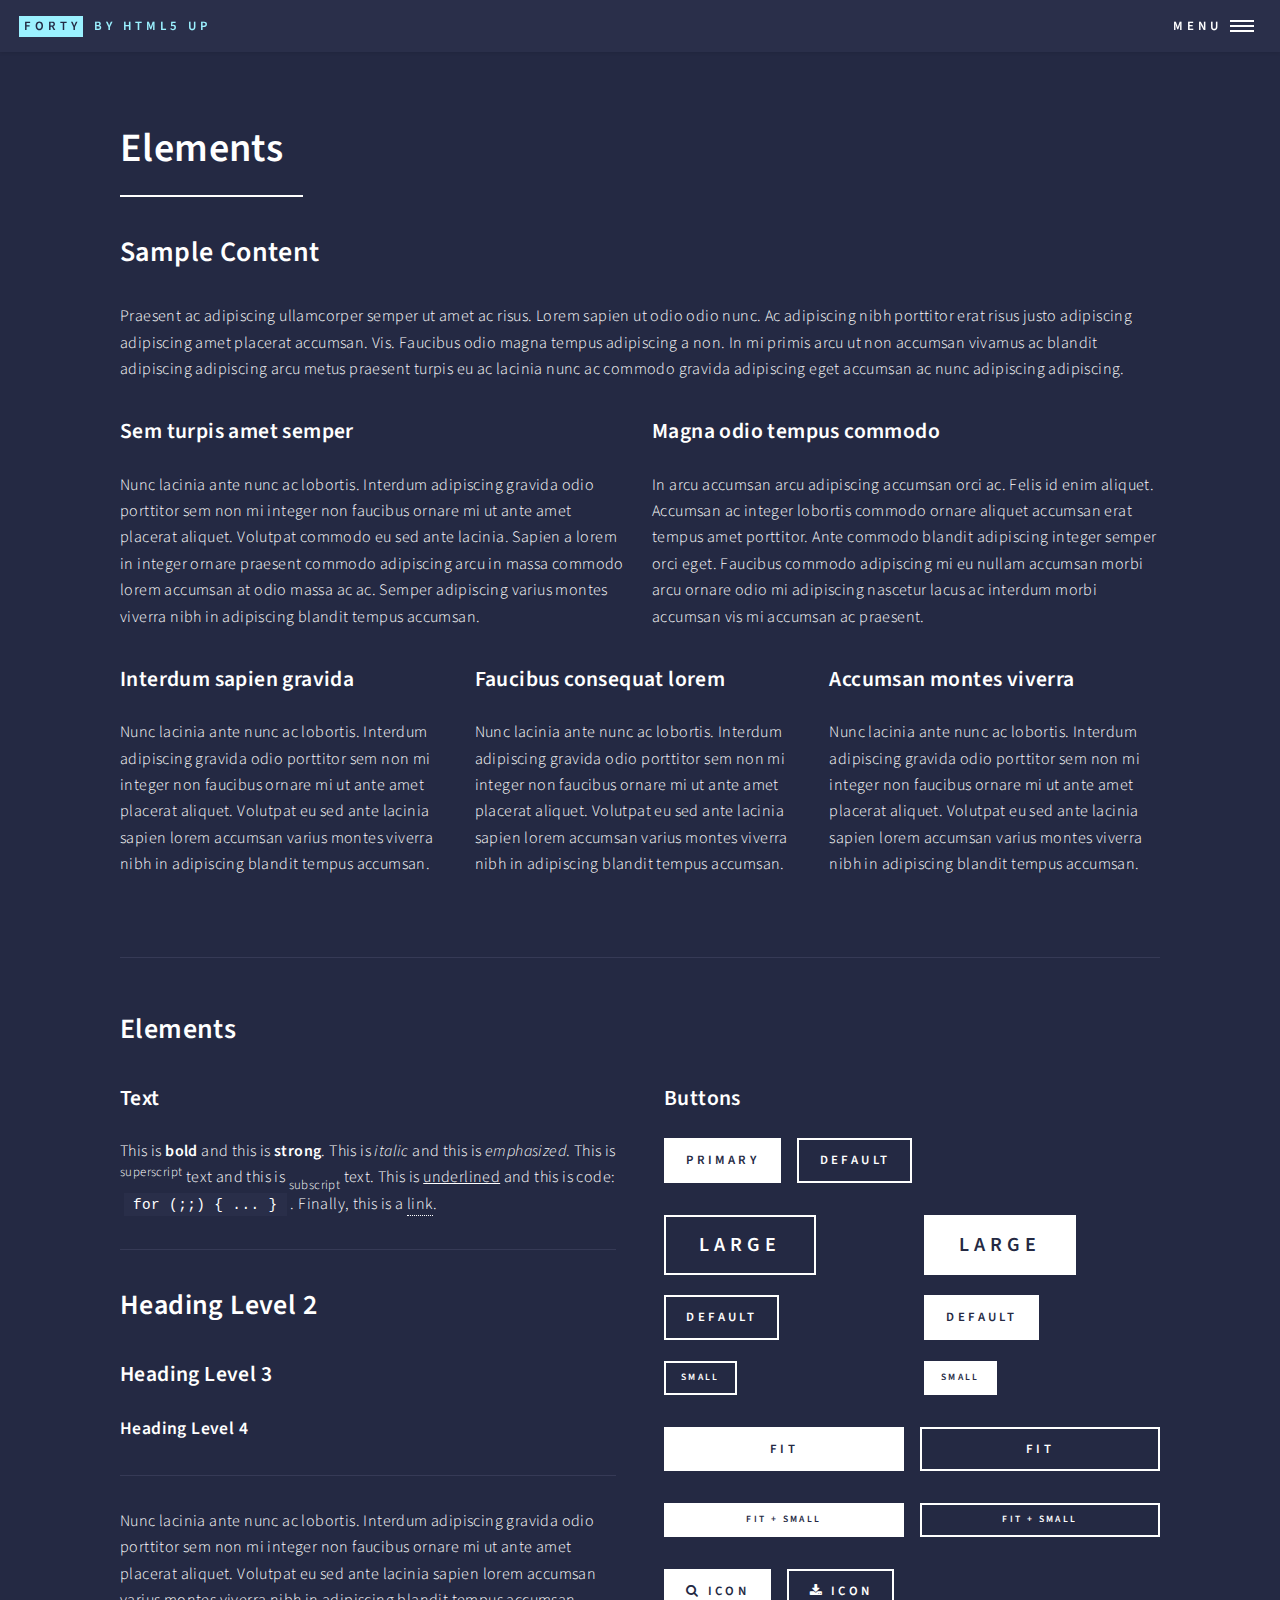
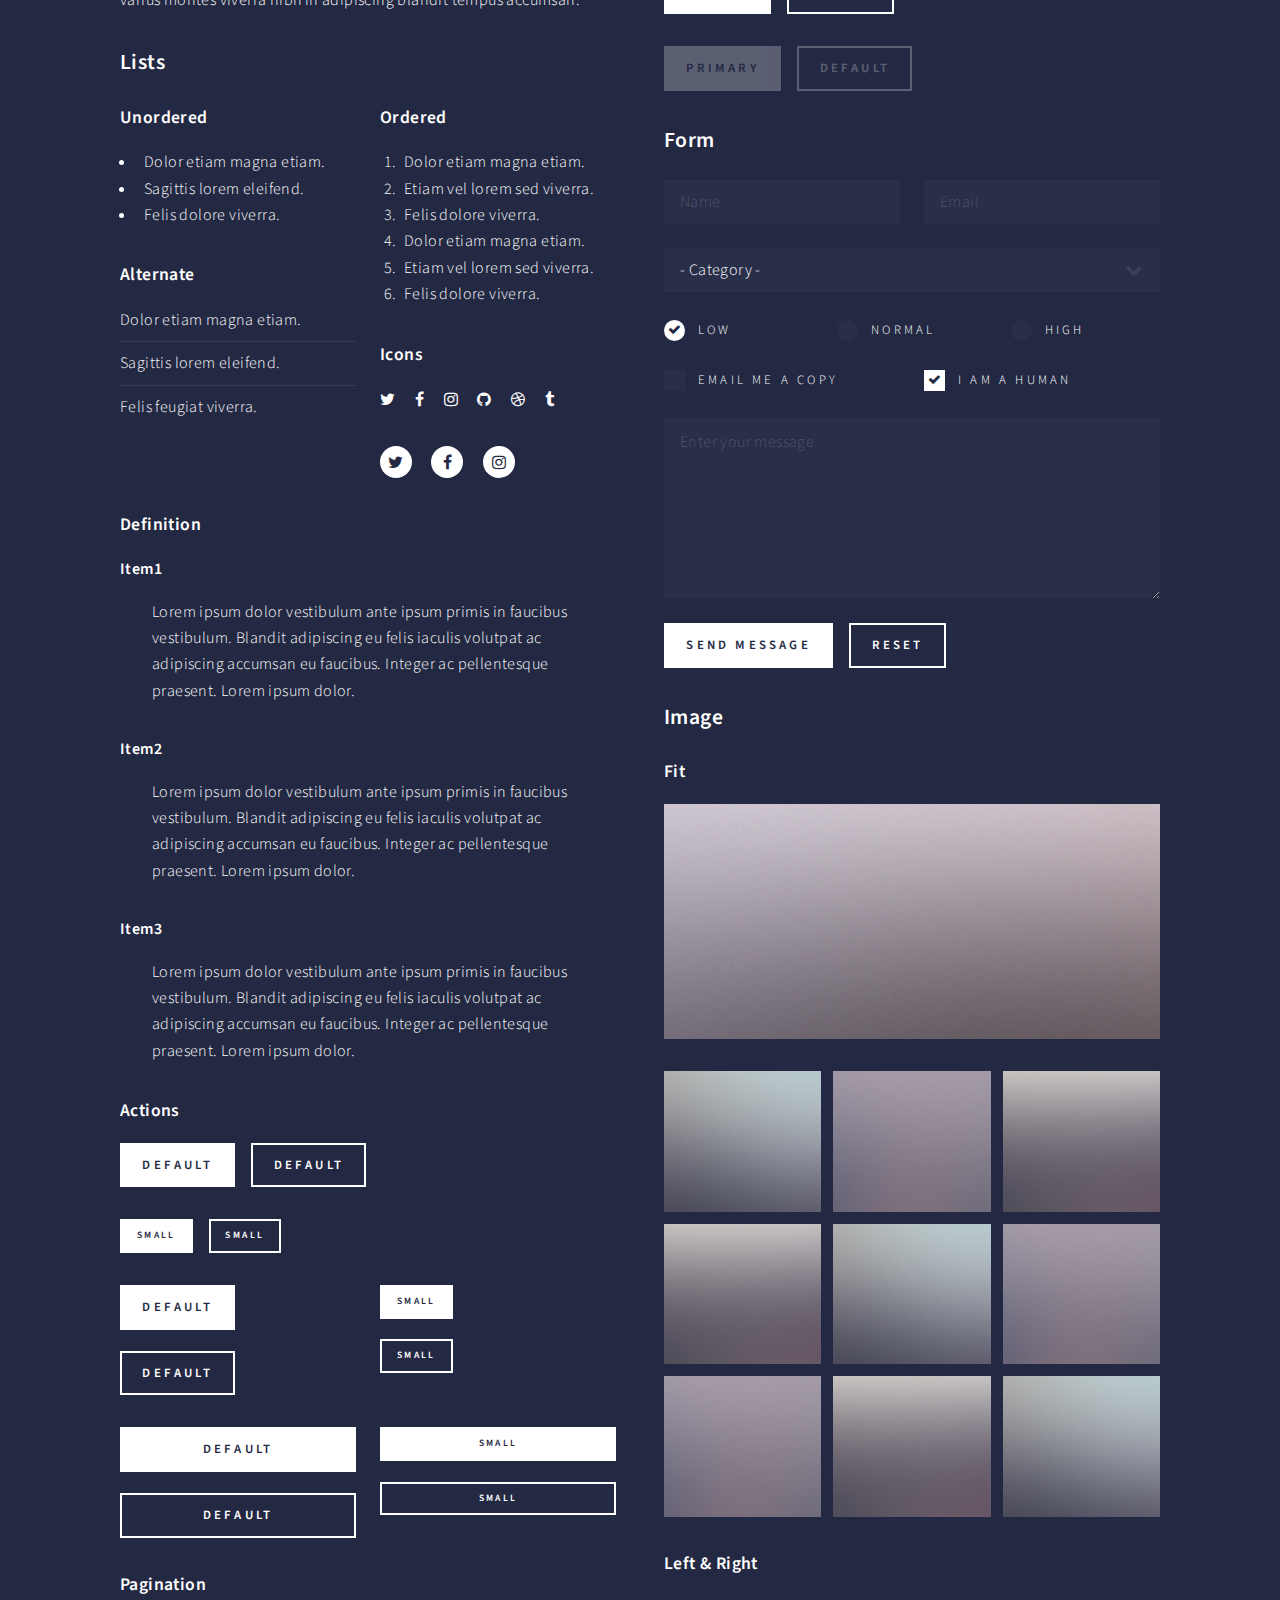
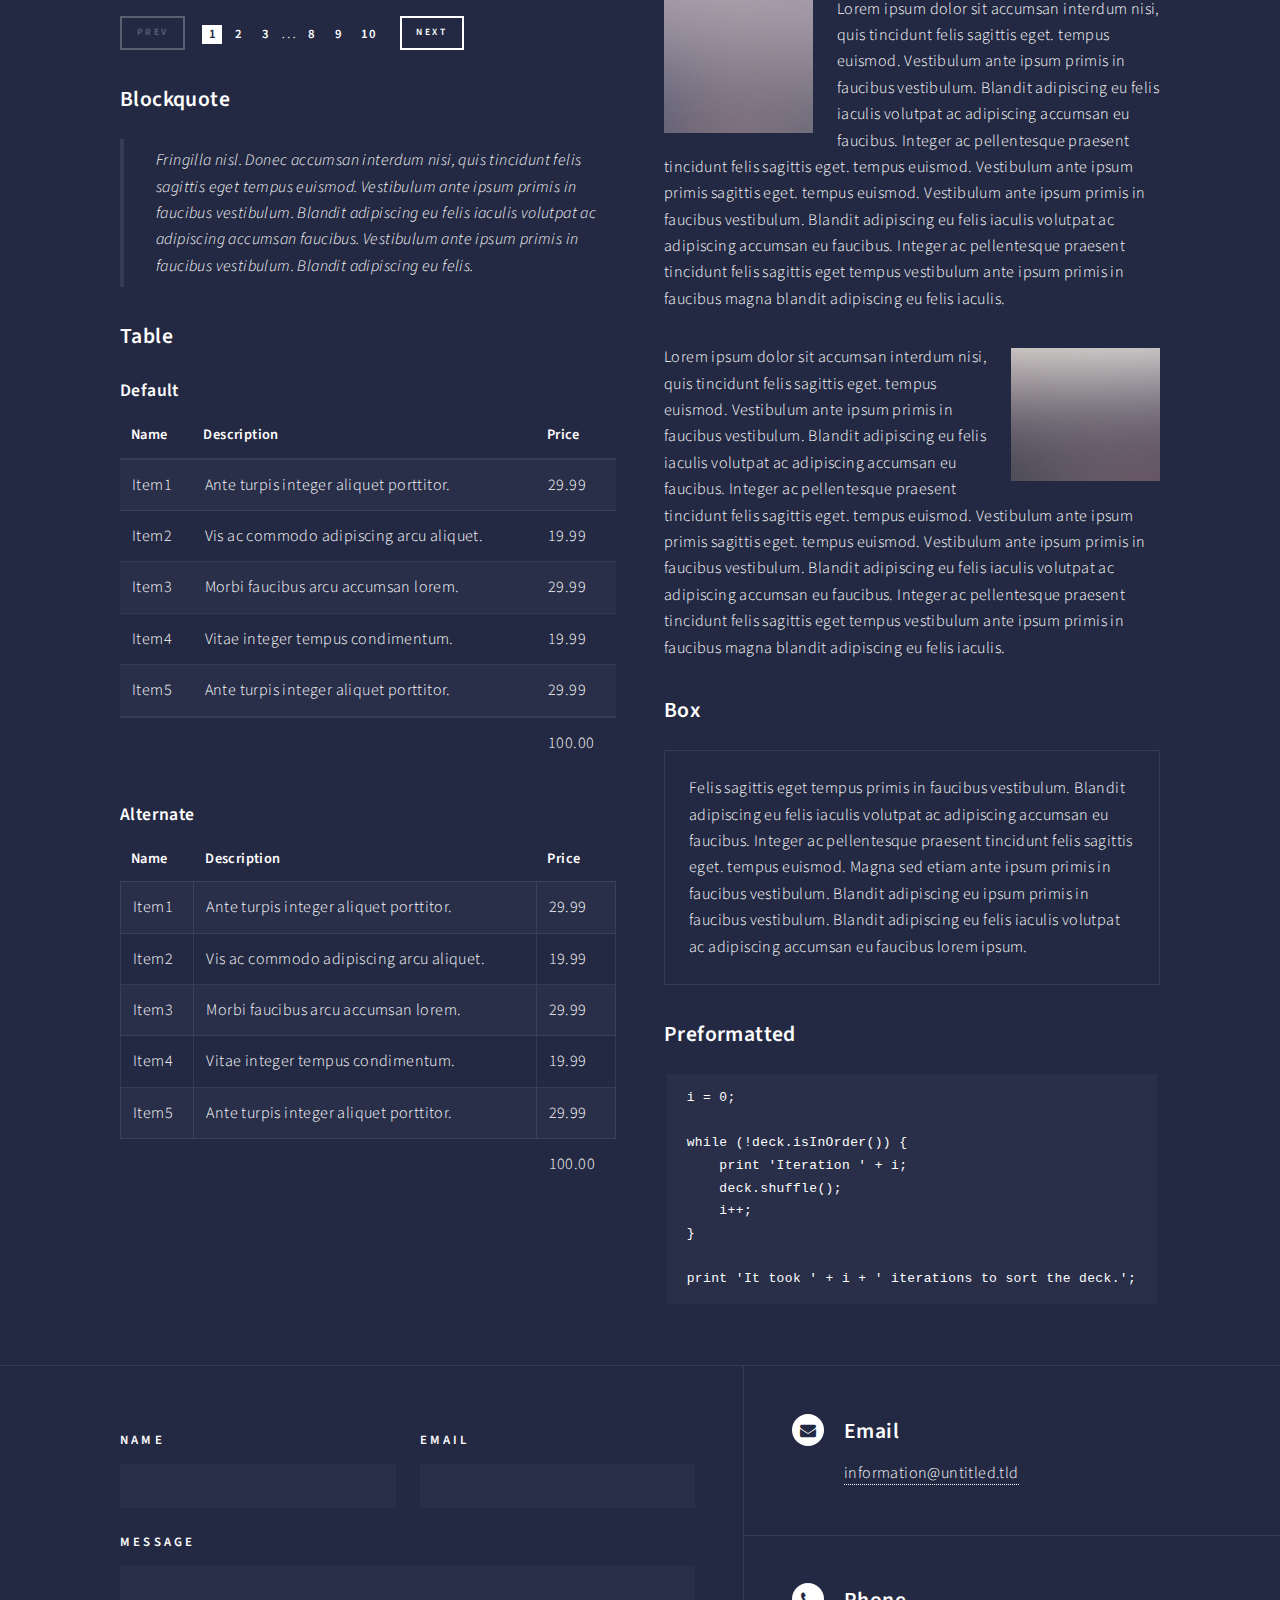
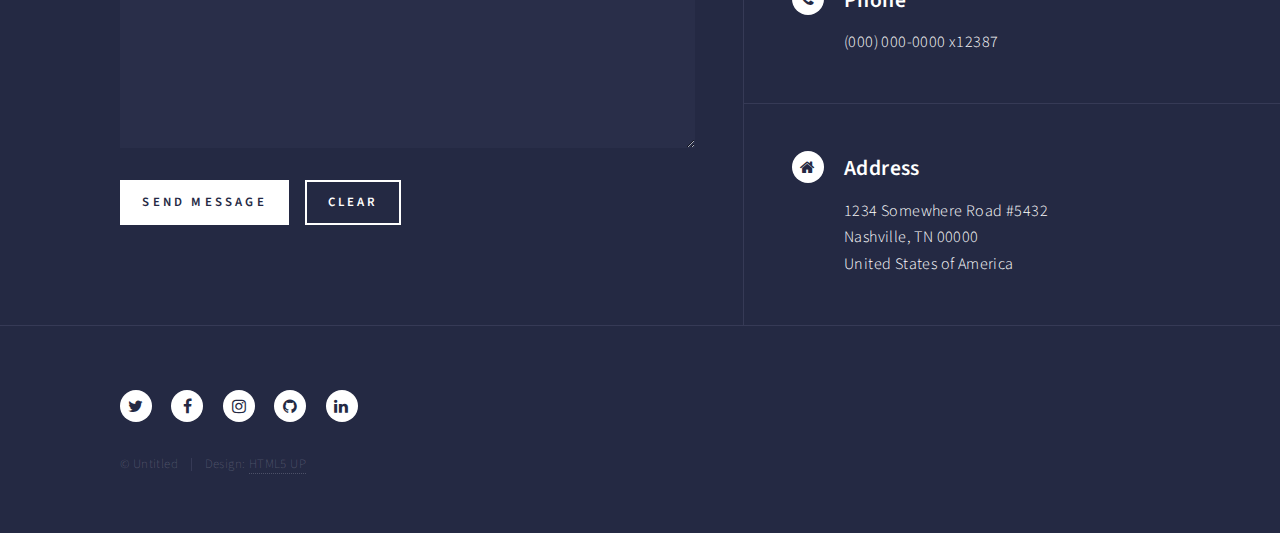
<file: elements.html>
<!DOCTYPE HTML>
<!--
	Forty by HTML5 UP
	html5up.net | @ajlkn
	Free for personal and commercial use under the CCA 3.0 license (html5up.net/license)
-->
<html>
	<head>
		<title>Elements - Forty by HTML5 UP</title>
		<meta charset="utf-8" />
		<meta name="viewport" content="width=device-width, initial-scale=1, user-scalable=no" />
		<link rel="stylesheet" href="assets/css/main.css" />
		<noscript><link rel="stylesheet" href="assets/css/noscript.css" /></noscript>
	</head>
	<body class="is-preload">

		<!-- Wrapper -->
			<div id="wrapper">

				<!-- Header -->
					<header id="header">
						<a href="index.html" class="logo"><strong>Forty</strong> <span>by HTML5 UP</span></a>
						<nav>
							<a href="#menu">Menu</a>
						</nav>
					</header>

				<!-- Menu -->
					<nav id="menu">
						<ul class="links">
							<li><a href="index.html">Home</a></li>
							<li><a href="landing.html">Landing</a></li>
							<li><a href="generic.html">Generic</a></li>
							<li><a href="elements.html">Elements</a></li>
						</ul>
						<ul class="actions stacked">
							<li><a href="#" class="button primary fit">Get Started</a></li>
							<li><a href="#" class="button fit">Log In</a></li>
						</ul>
					</nav>

				<!-- Main -->
					<div id="main" class="alt">

						<!-- One -->
							<section id="one">
								<div class="inner">
									<header class="major">
										<h1>Elements</h1>
									</header>

									<!-- Content -->
										<h2 id="content">Sample Content</h2>
										<p>Praesent ac adipiscing ullamcorper semper ut amet ac risus. Lorem sapien ut odio odio nunc. Ac adipiscing nibh porttitor erat risus justo adipiscing adipiscing amet placerat accumsan. Vis. Faucibus odio magna tempus adipiscing a non. In mi primis arcu ut non accumsan vivamus ac blandit adipiscing adipiscing arcu metus praesent turpis eu ac lacinia nunc ac commodo gravida adipiscing eget accumsan ac nunc adipiscing adipiscing.</p>
										<div class="row">
											<div class="col-6 col-12-small">
												<h3>Sem turpis amet semper</h3>
												<p>Nunc lacinia ante nunc ac lobortis. Interdum adipiscing gravida odio porttitor sem non mi integer non faucibus ornare mi ut ante amet placerat aliquet. Volutpat commodo eu sed ante lacinia. Sapien a lorem in integer ornare praesent commodo adipiscing arcu in massa commodo lorem accumsan at odio massa ac ac. Semper adipiscing varius montes viverra nibh in adipiscing blandit tempus accumsan.</p>
											</div>
											<div class="col-6 col-12-small">
												<h3>Magna odio tempus commodo</h3>
												<p>In arcu accumsan arcu adipiscing accumsan orci ac. Felis id enim aliquet. Accumsan ac integer lobortis commodo ornare aliquet accumsan erat tempus amet porttitor. Ante commodo blandit adipiscing integer semper orci eget. Faucibus commodo adipiscing mi eu nullam accumsan morbi arcu ornare odio mi adipiscing nascetur lacus ac interdum morbi accumsan vis mi accumsan ac praesent.</p>
											</div>
											<!-- Break -->
											<div class="col-4 col-12-medium">
												<h3>Interdum sapien gravida</h3>
												<p>Nunc lacinia ante nunc ac lobortis. Interdum adipiscing gravida odio porttitor sem non mi integer non faucibus ornare mi ut ante amet placerat aliquet. Volutpat eu sed ante lacinia sapien lorem accumsan varius montes viverra nibh in adipiscing blandit tempus accumsan.</p>
											</div>
											<div class="col-4 col-12-medium">
												<h3>Faucibus consequat lorem</h3>
												<p>Nunc lacinia ante nunc ac lobortis. Interdum adipiscing gravida odio porttitor sem non mi integer non faucibus ornare mi ut ante amet placerat aliquet. Volutpat eu sed ante lacinia sapien lorem accumsan varius montes viverra nibh in adipiscing blandit tempus accumsan.</p>
											</div>
											<div class="col-4 col-12-medium">
												<h3>Accumsan montes viverra</h3>
												<p>Nunc lacinia ante nunc ac lobortis. Interdum adipiscing gravida odio porttitor sem non mi integer non faucibus ornare mi ut ante amet placerat aliquet. Volutpat eu sed ante lacinia sapien lorem accumsan varius montes viverra nibh in adipiscing blandit tempus accumsan.</p>
											</div>
										</div>

									<hr class="major" />

									<!-- Elements -->
										<h2 id="elements">Elements</h2>
										<div class="row gtr-200">
											<div class="col-6 col-12-medium">

												<!-- Text stuff -->
													<h3>Text</h3>
													<p>This is <b>bold</b> and this is <strong>strong</strong>. This is <i>italic</i> and this is <em>emphasized</em>.
													This is <sup>superscript</sup> text and this is <sub>subscript</sub> text.
													This is <u>underlined</u> and this is code: <code>for (;;) { ... }</code>.
													Finally, this is a <a href="#">link</a>.</p>
													<hr />
													<h2>Heading Level 2</h2>
													<h3>Heading Level 3</h3>
													<h4>Heading Level 4</h4>
													<hr />
													<p>Nunc lacinia ante nunc ac lobortis. Interdum adipiscing gravida odio porttitor sem non mi integer non faucibus ornare mi ut ante amet placerat aliquet. Volutpat eu sed ante lacinia sapien lorem accumsan varius montes viverra nibh in adipiscing blandit tempus accumsan.</p>

												<!-- Lists -->
													<h3>Lists</h3>
													<div class="row">
														<div class="col-6 col-12-small">

															<h4>Unordered</h4>
															<ul>
																<li>Dolor etiam magna etiam.</li>
																<li>Sagittis lorem eleifend.</li>
																<li>Felis dolore viverra.</li>
															</ul>

															<h4>Alternate</h4>
															<ul class="alt">
																<li>Dolor etiam magna etiam.</li>
																<li>Sagittis lorem eleifend.</li>
																<li>Felis feugiat viverra.</li>
															</ul>

														</div>
														<div class="col-6 col-12-small">

															<h4>Ordered</h4>
															<ol>
																<li>Dolor etiam magna etiam.</li>
																<li>Etiam vel lorem sed viverra.</li>
																<li>Felis dolore viverra.</li>
																<li>Dolor etiam magna etiam.</li>
																<li>Etiam vel lorem sed viverra.</li>
																<li>Felis dolore viverra.</li>
															</ol>

															<h4>Icons</h4>
															<ul class="icons">
																<li><a href="#" class="icon fa-twitter"><span class="label">Twitter</span></a></li>
																<li><a href="#" class="icon fa-facebook"><span class="label">Facebook</span></a></li>
																<li><a href="#" class="icon fa-instagram"><span class="label">Instagram</span></a></li>
																<li><a href="#" class="icon fa-github"><span class="label">Github</span></a></li>
																<li><a href="#" class="icon fa-dribbble"><span class="label">Dribbble</span></a></li>
																<li><a href="#" class="icon fa-tumblr"><span class="label">Tumblr</span></a></li>
															</ul>
															<ul class="icons">
																<li><a href="#" class="icon alt fa-twitter"><span class="label">Twitter</span></a></li>
																<li><a href="#" class="icon alt fa-facebook"><span class="label">Facebook</span></a></li>
																<li><a href="#" class="icon alt fa-instagram"><span class="label">Instagram</span></a></li>
															</ul>

														</div>
													</div>
													<h4>Definition</h4>
													<dl>
														<dt>Item1</dt>
														<dd>
															<p>Lorem ipsum dolor vestibulum ante ipsum primis in faucibus vestibulum. Blandit adipiscing eu felis iaculis volutpat ac adipiscing accumsan eu faucibus. Integer ac pellentesque praesent. Lorem ipsum dolor.</p>
														</dd>
														<dt>Item2</dt>
														<dd>
															<p>Lorem ipsum dolor vestibulum ante ipsum primis in faucibus vestibulum. Blandit adipiscing eu felis iaculis volutpat ac adipiscing accumsan eu faucibus. Integer ac pellentesque praesent. Lorem ipsum dolor.</p>
														</dd>
														<dt>Item3</dt>
														<dd>
															<p>Lorem ipsum dolor vestibulum ante ipsum primis in faucibus vestibulum. Blandit adipiscing eu felis iaculis volutpat ac adipiscing accumsan eu faucibus. Integer ac pellentesque praesent. Lorem ipsum dolor.</p>
														</dd>
													</dl>

													<h4>Actions</h4>
													<ul class="actions">
														<li><a href="#" class="button primary">Default</a></li>
														<li><a href="#" class="button">Default</a></li>
													</ul>
													<ul class="actions small">
														<li><a href="#" class="button primary small">Small</a></li>
														<li><a href="#" class="button small">Small</a></li>
													</ul>
													<div class="row">
														<div class="col-6 col-12-small">
															<ul class="actions stacked">
																<li><a href="#" class="button primary">Default</a></li>
																<li><a href="#" class="button">Default</a></li>
															</ul>
														</div>
														<div class="col-6 col-12-small">
															<ul class="actions stacked">
																<li><a href="#" class="button primary small">Small</a></li>
																<li><a href="#" class="button small">Small</a></li>
															</ul>
														</div>
														<div class="col-6 col-12-small">
															<ul class="actions stacked">
																<li><a href="#" class="button primary fit">Default</a></li>
																<li><a href="#" class="button fit">Default</a></li>
															</ul>
														</div>
														<div class="col-6 col-12-small">
															<ul class="actions stacked">
																<li><a href="#" class="button primary small fit">Small</a></li>
																<li><a href="#" class="button small fit">Small</a></li>
															</ul>
														</div>
													</div>

													<h4>Pagination</h4>
													<ul class="pagination">
														<li><span class="button small disabled">Prev</span></li>
														<li><a href="#" class="page active">1</a></li>
														<li><a href="#" class="page">2</a></li>
														<li><a href="#" class="page">3</a></li>
														<li><span>&hellip;</span></li>
														<li><a href="#" class="page">8</a></li>
														<li><a href="#" class="page">9</a></li>
														<li><a href="#" class="page">10</a></li>
														<li><a href="#" class="button small">Next</a></li>
													</ul>

												<!-- Blockquote -->
													<h3>Blockquote</h3>
													<blockquote>Fringilla nisl. Donec accumsan interdum nisi, quis tincidunt felis sagittis eget tempus euismod. Vestibulum ante ipsum primis in faucibus vestibulum. Blandit adipiscing eu felis iaculis volutpat ac adipiscing accumsan faucibus. Vestibulum ante ipsum primis in faucibus vestibulum. Blandit adipiscing eu felis.</blockquote>

												<!-- Table -->
													<h3>Table</h3>

													<h4>Default</h4>
													<div class="table-wrapper">
														<table>
															<thead>
																<tr>
																	<th>Name</th>
																	<th>Description</th>
																	<th>Price</th>
																</tr>
															</thead>
															<tbody>
																<tr>
																	<td>Item1</td>
																	<td>Ante turpis integer aliquet porttitor.</td>
																	<td>29.99</td>
																</tr>
																<tr>
																	<td>Item2</td>
																	<td>Vis ac commodo adipiscing arcu aliquet.</td>
																	<td>19.99</td>
																</tr>
																<tr>
																	<td>Item3</td>
																	<td> Morbi faucibus arcu accumsan lorem.</td>
																	<td>29.99</td>
																</tr>
																<tr>
																	<td>Item4</td>
																	<td>Vitae integer tempus condimentum.</td>
																	<td>19.99</td>
																</tr>
																<tr>
																	<td>Item5</td>
																	<td>Ante turpis integer aliquet porttitor.</td>
																	<td>29.99</td>
																</tr>
															</tbody>
															<tfoot>
																<tr>
																	<td colspan="2"></td>
																	<td>100.00</td>
																</tr>
															</tfoot>
														</table>
													</div>

													<h4>Alternate</h4>
													<div class="table-wrapper">
														<table class="alt">
															<thead>
																<tr>
																	<th>Name</th>
																	<th>Description</th>
																	<th>Price</th>
																</tr>
															</thead>
															<tbody>
																<tr>
																	<td>Item1</td>
																	<td>Ante turpis integer aliquet porttitor.</td>
																	<td>29.99</td>
																</tr>
																<tr>
																	<td>Item2</td>
																	<td>Vis ac commodo adipiscing arcu aliquet.</td>
																	<td>19.99</td>
																</tr>
																<tr>
																	<td>Item3</td>
																	<td> Morbi faucibus arcu accumsan lorem.</td>
																	<td>29.99</td>
																</tr>
																<tr>
																	<td>Item4</td>
																	<td>Vitae integer tempus condimentum.</td>
																	<td>19.99</td>
																</tr>
																<tr>
																	<td>Item5</td>
																	<td>Ante turpis integer aliquet porttitor.</td>
																	<td>29.99</td>
																</tr>
															</tbody>
															<tfoot>
																<tr>
																	<td colspan="2"></td>
																	<td>100.00</td>
																</tr>
															</tfoot>
														</table>
													</div>

											</div>
											<div class="col-6 col-12-medium">

												<!-- Buttons -->
													<h3>Buttons</h3>
													<ul class="actions">
														<li><a href="#" class="button primary">Primary</a></li>
														<li><a href="#" class="button">Default</a></li>
													</ul>
													<div class="row">
														<div class="col-6 col-12-xsmall">
															<ul class="actions stacked">
																<li><a href="#" class="button large">Large</a></li>
																<li><a href="#" class="button">Default</a></li>
																<li><a href="#" class="button small">Small</a></li>
															</ul>
														</div>
														<div class="col-6 col-12-xsmall">
															<ul class="actions stacked">
																<li><a href="#" class="button primary large">Large</a></li>
																<li><a href="#" class="button primary">Default</a></li>
																<li><a href="#" class="button primary small">Small</a></li>
															</ul>
														</div>
													</div>
													<ul class="actions fit">
														<li><a href="#" class="button primary fit">Fit</a></li>
														<li><a href="#" class="button fit">Fit</a></li>
													</ul>
													<ul class="actions fit small">
														<li><a href="#" class="button primary fit small">Fit + Small</a></li>
														<li><a href="#" class="button fit small">Fit + Small</a></li>
													</ul>
													<ul class="actions">
														<li><a href="#" class="button primary icon fa-search">Icon</a></li>
														<li><a href="#" class="button icon fa-download">Icon</a></li>
													</ul>
													<ul class="actions">
														<li><span class="button primary disabled">Primary</span></li>
														<li><span class="button disabled">Default</span></li>
													</ul>

												<!-- Form -->
													<h3>Form</h3>

													<form method="post" action="#">
														<div class="row gtr-uniform">
															<div class="col-6 col-12-xsmall">
																<input type="text" name="demo-name" id="demo-name" value="" placeholder="Name" />
															</div>
															<div class="col-6 col-12-xsmall">
																<input type="email" name="demo-email" id="demo-email" value="" placeholder="Email" />
															</div>
															<!-- Break -->
															<div class="col-12">
																<select name="demo-category" id="demo-category">
																	<option value="">- Category -</option>
																	<option value="1">Manufacturing</option>
																	<option value="1">Shipping</option>
																	<option value="1">Administration</option>
																	<option value="1">Human Resources</option>
																</select>
															</div>
															<!-- Break -->
															<div class="col-4 col-12-small">
																<input type="radio" id="demo-priority-low" name="demo-priority" checked>
																<label for="demo-priority-low">Low</label>
															</div>
															<div class="col-4 col-12-small">
																<input type="radio" id="demo-priority-normal" name="demo-priority">
																<label for="demo-priority-normal">Normal</label>
															</div>
															<div class="col-4 col-12-small">
																<input type="radio" id="demo-priority-high" name="demo-priority">
																<label for="demo-priority-high">High</label>
															</div>
															<!-- Break -->
															<div class="col-6 col-12-small">
																<input type="checkbox" id="demo-copy" name="demo-copy">
																<label for="demo-copy">Email me a copy</label>
															</div>
															<div class="col-6 col-12-small">
																<input type="checkbox" id="demo-human" name="demo-human" checked>
																<label for="demo-human">I am a human</label>
															</div>
															<!-- Break -->
															<div class="col-12">
																<textarea name="demo-message" id="demo-message" placeholder="Enter your message" rows="6"></textarea>
															</div>
															<!-- Break -->
															<div class="col-12">
																<ul class="actions">
																	<li><input type="submit" value="Send Message" class="primary" /></li>
																	<li><input type="reset" value="Reset" /></li>
																</ul>
															</div>
														</div>
													</form>

												<!-- Image -->
													<h3>Image</h3>

													<h4>Fit</h4>
													<span class="image fit"><img src="images/pic03.jpg" alt="" /></span>
													<div class="box alt">
														<div class="row gtr-50 gtr-uniform">
															<div class="col-4"><span class="image fit"><img src="images/pic08.jpg" alt="" /></span></div>
															<div class="col-4"><span class="image fit"><img src="images/pic09.jpg" alt="" /></span></div>
															<div class="col-4"><span class="image fit"><img src="images/pic10.jpg" alt="" /></span></div>
															<!-- Break -->
															<div class="col-4"><span class="image fit"><img src="images/pic10.jpg" alt="" /></span></div>
															<div class="col-4"><span class="image fit"><img src="images/pic08.jpg" alt="" /></span></div>
															<div class="col-4"><span class="image fit"><img src="images/pic09.jpg" alt="" /></span></div>
															<!-- Break -->
															<div class="col-4"><span class="image fit"><img src="images/pic09.jpg" alt="" /></span></div>
															<div class="col-4"><span class="image fit"><img src="images/pic10.jpg" alt="" /></span></div>
															<div class="col-4"><span class="image fit"><img src="images/pic08.jpg" alt="" /></span></div>
														</div>
													</div>

													<h4>Left &amp; Right</h4>
													<p><span class="image left"><img src="images/pic09.jpg" alt="" /></span>Lorem ipsum dolor sit accumsan interdum nisi, quis tincidunt felis sagittis eget. tempus euismod. Vestibulum ante ipsum primis in faucibus vestibulum. Blandit adipiscing eu felis iaculis volutpat ac adipiscing accumsan eu faucibus. Integer ac pellentesque praesent tincidunt felis sagittis eget. tempus euismod. Vestibulum ante ipsum primis sagittis eget. tempus euismod. Vestibulum ante ipsum primis in faucibus vestibulum. Blandit adipiscing eu felis iaculis volutpat ac adipiscing accumsan eu faucibus. Integer ac pellentesque praesent tincidunt felis sagittis eget tempus vestibulum ante ipsum primis in faucibus magna blandit adipiscing eu felis iaculis.</p>
													<p><span class="image right"><img src="images/pic10.jpg" alt="" /></span>Lorem ipsum dolor sit accumsan interdum nisi, quis tincidunt felis sagittis eget. tempus euismod. Vestibulum ante ipsum primis in faucibus vestibulum. Blandit adipiscing eu felis iaculis volutpat ac adipiscing accumsan eu faucibus. Integer ac pellentesque praesent tincidunt felis sagittis eget. tempus euismod. Vestibulum ante ipsum primis sagittis eget. tempus euismod. Vestibulum ante ipsum primis in faucibus vestibulum. Blandit adipiscing eu felis iaculis volutpat ac adipiscing accumsan eu faucibus. Integer ac pellentesque praesent tincidunt felis sagittis eget tempus vestibulum ante ipsum primis in faucibus magna blandit adipiscing eu felis iaculis.</p>

												<!-- Box -->
													<h3>Box</h3>
													<div class="box">
														<p>Felis sagittis eget tempus primis in faucibus vestibulum. Blandit adipiscing eu felis iaculis volutpat ac adipiscing accumsan eu faucibus. Integer ac pellentesque praesent tincidunt felis sagittis eget. tempus euismod. Magna sed etiam ante ipsum primis in faucibus vestibulum. Blandit adipiscing eu ipsum primis in faucibus vestibulum. Blandit adipiscing eu felis iaculis volutpat ac adipiscing accumsan eu faucibus lorem ipsum.</p>
													</div>

												<!-- Preformatted Code -->
													<h3>Preformatted</h3>
													<pre><code>i = 0;

while (!deck.isInOrder()) {
    print 'Iteration ' + i;
    deck.shuffle();
    i++;
}

print 'It took ' + i + ' iterations to sort the deck.';
</code></pre>

											</div>
										</div>

								</div>
							</section>

					</div>

				<!-- Contact -->
					<section id="contact">
						<div class="inner">
							<section>
								<form method="post" action="#">
									<div class="fields">
										<div class="field half">
											<label for="name">Name</label>
											<input type="text" name="name" id="name" />
										</div>
										<div class="field half">
											<label for="email">Email</label>
											<input type="text" name="email" id="email" />
										</div>
										<div class="field">
											<label for="message">Message</label>
											<textarea name="message" id="message" rows="6"></textarea>
										</div>
									</div>
									<ul class="actions">
										<li><input type="submit" value="Send Message" class="primary" /></li>
										<li><input type="reset" value="Clear" /></li>
									</ul>
								</form>
							</section>
							<section class="split">
								<section>
									<div class="contact-method">
										<span class="icon alt fa-envelope"></span>
										<h3>Email</h3>
										<a href="#">information@untitled.tld</a>
									</div>
								</section>
								<section>
									<div class="contact-method">
										<span class="icon alt fa-phone"></span>
										<h3>Phone</h3>
										<span>(000) 000-0000 x12387</span>
									</div>
								</section>
								<section>
									<div class="contact-method">
										<span class="icon alt fa-home"></span>
										<h3>Address</h3>
										<span>1234 Somewhere Road #5432<br />
										Nashville, TN 00000<br />
										United States of America</span>
									</div>
								</section>
							</section>
						</div>
					</section>

				<!-- Footer -->
					<footer id="footer">
						<div class="inner">
							<ul class="icons">
								<li><a href="#" class="icon alt fa-twitter"><span class="label">Twitter</span></a></li>
								<li><a href="#" class="icon alt fa-facebook"><span class="label">Facebook</span></a></li>
								<li><a href="#" class="icon alt fa-instagram"><span class="label">Instagram</span></a></li>
								<li><a href="#" class="icon alt fa-github"><span class="label">GitHub</span></a></li>
								<li><a href="#" class="icon alt fa-linkedin"><span class="label">LinkedIn</span></a></li>
							</ul>
							<ul class="copyright">
								<li>&copy; Untitled</li><li>Design: <a href="https://html5up.net">HTML5 UP</a></li>
							</ul>
						</div>
					</footer>

			</div>

		<!-- Scripts -->
			<script src="assets/js/jquery.min.js"></script>
			<script src="assets/js/jquery.scrolly.min.js"></script>
			<script src="assets/js/jquery.scrollex.min.js"></script>
			<script src="assets/js/browser.min.js"></script>
			<script src="assets/js/breakpoints.min.js"></script>
			<script src="assets/js/util.js"></script>
			<script src="assets/js/main.js"></script>

	</body>
</html>
</file>
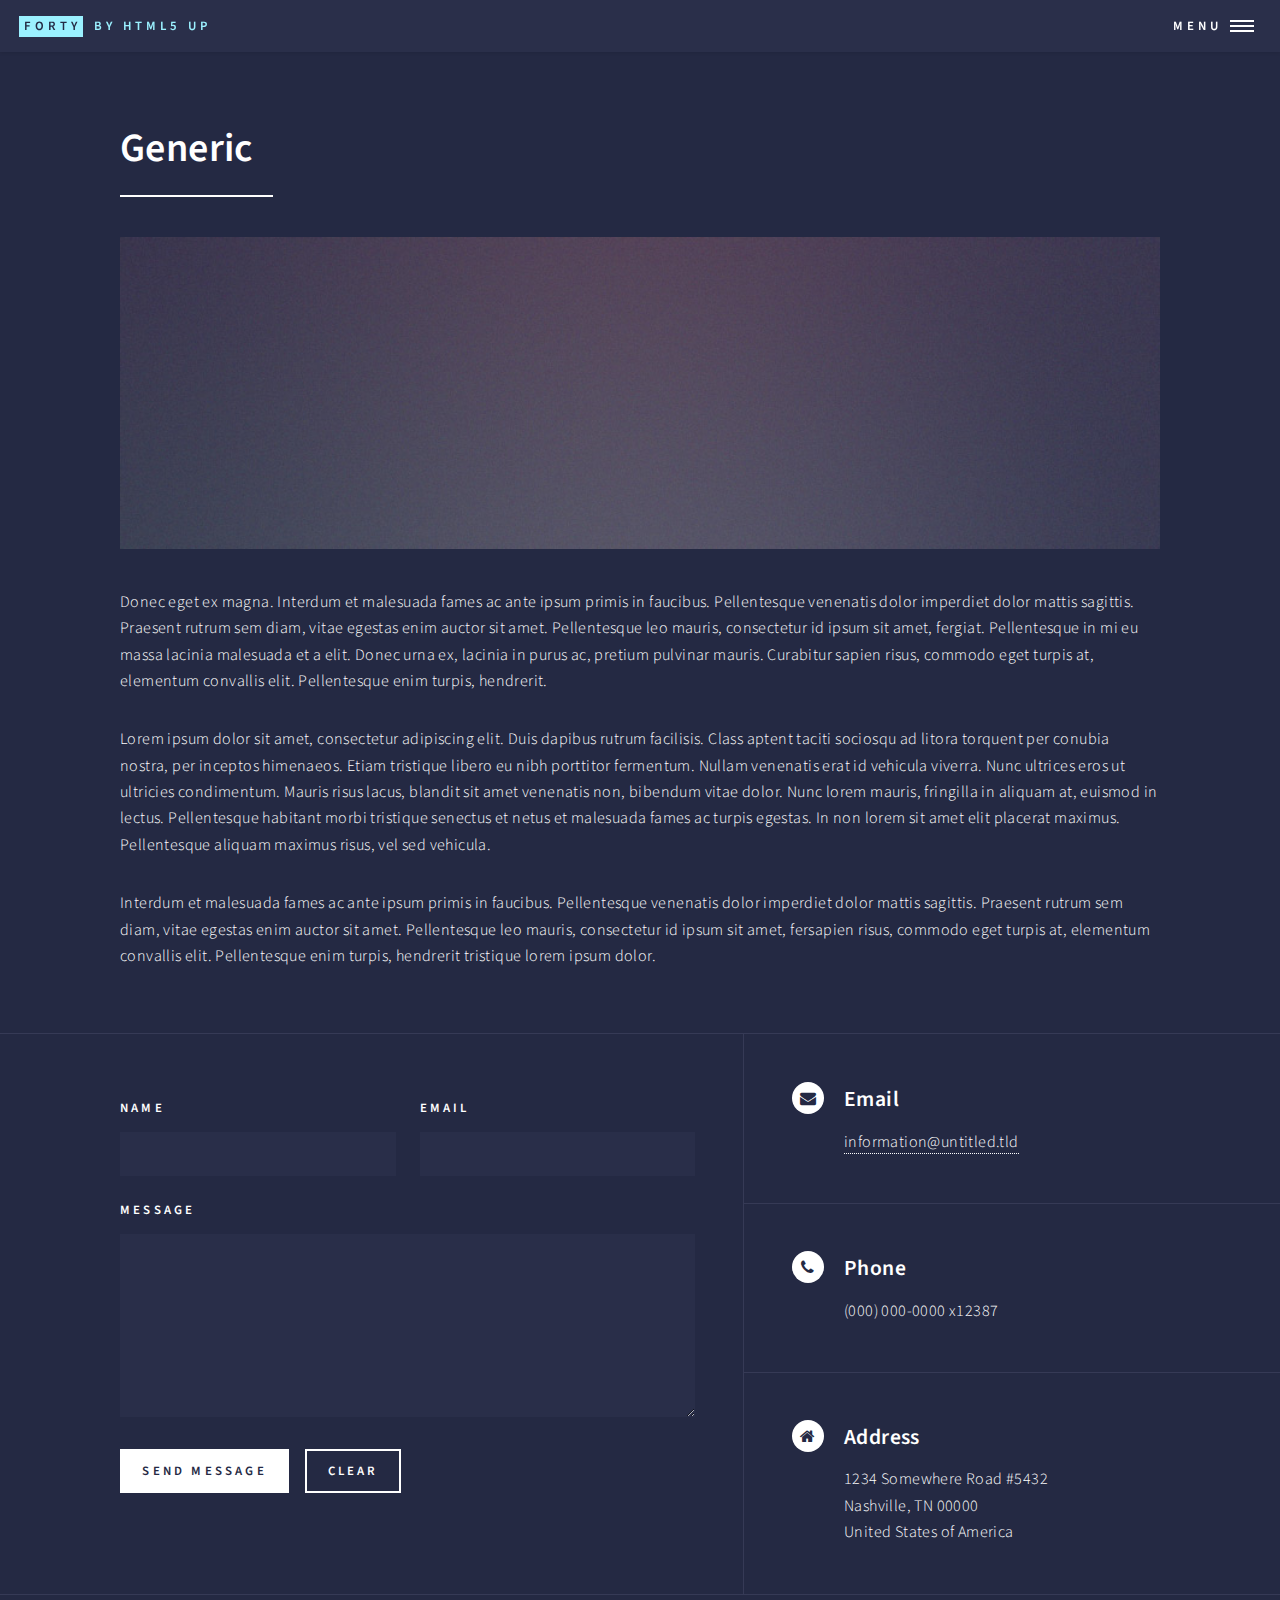
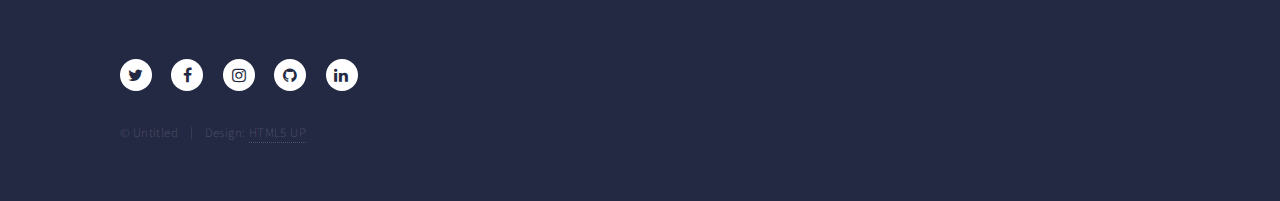
<file: generic.html>
<!DOCTYPE HTML>
<!--
	Forty by HTML5 UP
	html5up.net | @ajlkn
	Free for personal and commercial use under the CCA 3.0 license (html5up.net/license)
-->
<html>
	<head>
		<title>Generic - Forty by HTML5 UP</title>
		<meta charset="utf-8" />
		<meta name="viewport" content="width=device-width, initial-scale=1, user-scalable=no" />
		<link rel="stylesheet" href="assets/css/main.css" />
		<noscript><link rel="stylesheet" href="assets/css/noscript.css" /></noscript>
	</head>
	<body class="is-preload">

		<!-- Wrapper -->
			<div id="wrapper">

				<!-- Header -->
					<header id="header">
						<a href="index.html" class="logo"><strong>Forty</strong> <span>by HTML5 UP</span></a>
						<nav>
							<a href="#menu">Menu</a>
						</nav>
					</header>

				<!-- Menu -->
					<nav id="menu">
						<ul class="links">
							<li><a href="index.html">Home</a></li>
							<li><a href="landing.html">Landing</a></li>
							<li><a href="generic.html">Generic</a></li>
							<li><a href="elements.html">Elements</a></li>
						</ul>
						<ul class="actions stacked">
							<li><a href="#" class="button primary fit">Get Started</a></li>
							<li><a href="#" class="button fit">Log In</a></li>
						</ul>
					</nav>

				<!-- Main -->
					<div id="main" class="alt">

						<!-- One -->
							<section id="one">
								<div class="inner">
									<header class="major">
										<h1>Generic</h1>
									</header>
									<span class="image main"><img src="images/pic11.jpg" alt="" /></span>
									<p>Donec eget ex magna. Interdum et malesuada fames ac ante ipsum primis in faucibus. Pellentesque venenatis dolor imperdiet dolor mattis sagittis. Praesent rutrum sem diam, vitae egestas enim auctor sit amet. Pellentesque leo mauris, consectetur id ipsum sit amet, fergiat. Pellentesque in mi eu massa lacinia malesuada et a elit. Donec urna ex, lacinia in purus ac, pretium pulvinar mauris. Curabitur sapien risus, commodo eget turpis at, elementum convallis elit. Pellentesque enim turpis, hendrerit.</p>
									<p>Lorem ipsum dolor sit amet, consectetur adipiscing elit. Duis dapibus rutrum facilisis. Class aptent taciti sociosqu ad litora torquent per conubia nostra, per inceptos himenaeos. Etiam tristique libero eu nibh porttitor fermentum. Nullam venenatis erat id vehicula viverra. Nunc ultrices eros ut ultricies condimentum. Mauris risus lacus, blandit sit amet venenatis non, bibendum vitae dolor. Nunc lorem mauris, fringilla in aliquam at, euismod in lectus. Pellentesque habitant morbi tristique senectus et netus et malesuada fames ac turpis egestas. In non lorem sit amet elit placerat maximus. Pellentesque aliquam maximus risus, vel sed vehicula.</p>
									<p>Interdum et malesuada fames ac ante ipsum primis in faucibus. Pellentesque venenatis dolor imperdiet dolor mattis sagittis. Praesent rutrum sem diam, vitae egestas enim auctor sit amet. Pellentesque leo mauris, consectetur id ipsum sit amet, fersapien risus, commodo eget turpis at, elementum convallis elit. Pellentesque enim turpis, hendrerit tristique lorem ipsum dolor.</p>
								</div>
							</section>

					</div>

				<!-- Contact -->
					<section id="contact">
						<div class="inner">
							<section>
								<form method="post" action="#">
									<div class="fields">
										<div class="field half">
											<label for="name">Name</label>
											<input type="text" name="name" id="name" />
										</div>
										<div class="field half">
											<label for="email">Email</label>
											<input type="text" name="email" id="email" />
										</div>
										<div class="field">
											<label for="message">Message</label>
											<textarea name="message" id="message" rows="6"></textarea>
										</div>
									</div>
									<ul class="actions">
										<li><input type="submit" value="Send Message" class="primary" /></li>
										<li><input type="reset" value="Clear" /></li>
									</ul>
								</form>
							</section>
							<section class="split">
								<section>
									<div class="contact-method">
										<span class="icon alt fa-envelope"></span>
										<h3>Email</h3>
										<a href="#">information@untitled.tld</a>
									</div>
								</section>
								<section>
									<div class="contact-method">
										<span class="icon alt fa-phone"></span>
										<h3>Phone</h3>
										<span>(000) 000-0000 x12387</span>
									</div>
								</section>
								<section>
									<div class="contact-method">
										<span class="icon alt fa-home"></span>
										<h3>Address</h3>
										<span>1234 Somewhere Road #5432<br />
										Nashville, TN 00000<br />
										United States of America</span>
									</div>
								</section>
							</section>
						</div>
					</section>

				<!-- Footer -->
					<footer id="footer">
						<div class="inner">
							<ul class="icons">
								<li><a href="#" class="icon alt fa-twitter"><span class="label">Twitter</span></a></li>
								<li><a href="#" class="icon alt fa-facebook"><span class="label">Facebook</span></a></li>
								<li><a href="#" class="icon alt fa-instagram"><span class="label">Instagram</span></a></li>
								<li><a href="#" class="icon alt fa-github"><span class="label">GitHub</span></a></li>
								<li><a href="#" class="icon alt fa-linkedin"><span class="label">LinkedIn</span></a></li>
							</ul>
							<ul class="copyright">
								<li>&copy; Untitled</li><li>Design: <a href="https://html5up.net">HTML5 UP</a></li>
							</ul>
						</div>
					</footer>

			</div>

		<!-- Scripts -->
			<script src="assets/js/jquery.min.js"></script>
			<script src="assets/js/jquery.scrolly.min.js"></script>
			<script src="assets/js/jquery.scrollex.min.js"></script>
			<script src="assets/js/browser.min.js"></script>
			<script src="assets/js/breakpoints.min.js"></script>
			<script src="assets/js/util.js"></script>
			<script src="assets/js/main.js"></script>

	</body>
</html>
</file>
<file: assets/css/noscript.css>
/*
	Forty by HTML5 UP
	html5up.net | @ajlkn
	Free for personal and commercial use under the CCA 3.0 license (html5up.net/license)
*/

/* Banner */

	body.is-preload #banner:after {
		opacity: 0.85;
	}

	body.is-preload #banner > .inner {
		-moz-filter: none;
		-webkit-filter: none;
		-ms-filter: none;
		filter: none;
		-moz-transform: none;
		-webkit-transform: none;
		-ms-transform: none;
		transform: none;
		opacity: 1;
	}
</file>
<file: assets/css/main.css>
@import url(font-awesome.min.css);
@import url("https://fonts.googleapis.com/css?family=Source+Sans+Pro:300,300italic,600,600italic");

/*
	Forty by HTML5 UP
	html5up.net | @ajlkn
	Free for personal and commercial use under the CCA 3.0 license (html5up.net/license)
*/

html, body, div, span, applet, object,
iframe, h1, h2, h3, h4, h5, h6, p, blockquote,
pre, a, abbr, acronym, address, big, cite,
code, del, dfn, em, img, ins, kbd, q, s, samp,
small, strike, strong, sub, sup, tt, var, b,
u, i, center, dl, dt, dd, ol, ul, li, fieldset,
form, label, legend, table, caption, tbody,
tfoot, thead, tr, th, td, article, aside,
canvas, details, embed, figure, figcaption,
footer, header, hgroup, menu, nav, output, ruby,
section, summary, time, mark, audio, video {
	margin: 0;
	padding: 0;
	border: 0;
	font-size: 100%;
	font: inherit;
	vertical-align: baseline;}

article, aside, details, figcaption, figure,
footer, header, hgroup, menu, nav, section {
	display: block;}

body {
	line-height: 1;
}

ol, ul {
	list-style: none;
}

blockquote, q {
	quotes: none;
}

	blockquote:before, blockquote:after, q:before, q:after {
		content: '';
		content: none;
	}

table {
	border-collapse: collapse;
	border-spacing: 0;
}

body {
	-webkit-text-size-adjust: none;
}

mark {
	background-color: transparent;
	color: inherit;
}

input::-moz-focus-inner {
	border: 0;
	padding: 0;
}

input, select, textarea {
	-moz-appearance: none;
	-webkit-appearance: none;
	-ms-appearance: none;
	appearance: none;
}

/* Basic */

	@-ms-viewport {
		width: device-width;
	}

	body {
		-ms-overflow-style: scrollbar;
	}

	@media screen and (max-width: 480px) {

		html, body {
			min-width: 320px;
		}

	}

	html {
		box-sizing: border-box;
	}

	*, *:before, *:after {
		box-sizing: inherit;
	}

	body {
		background: #242943;
	}

		body.is-preload *, body.is-preload *:before, body.is-preload *:after {
			-moz-animation: none !important;
			-webkit-animation: none !important;
			-ms-animation: none !important;
			animation: none !important;
			-moz-transition: none !important;
			-webkit-transition: none !important;
			-ms-transition: none !important;
			transition: none !important;
		}

/* Type */

	body, input, select, textarea {
		color: #ffffff;
		font-family: "Source Sans Pro", Helvetica, sans-serif;
		font-size: 17pt;
		font-weight: 300;
		letter-spacing: 0.025em;
		line-height: 1.65;
	}

		@media screen and (max-width: 1680px) {

			body, input, select, textarea {
				font-size: 14pt;
			}

		}

		@media screen and (max-width: 1280px) {

			body, input, select, textarea {
				font-size: 12pt;
			}

		}

		@media screen and (max-width: 360px) {

			body, input, select, textarea {
				font-size: 11pt;
			}

		}

	a {
		-moz-transition: color 0.2s ease-in-out, border-bottom-color 0.2s ease-in-out;
		-webkit-transition: color 0.2s ease-in-out, border-bottom-color 0.2s ease-in-out;
		-ms-transition: color 0.2s ease-in-out, border-bottom-color 0.2s ease-in-out;
		transition: color 0.2s ease-in-out, border-bottom-color 0.2s ease-in-out;
		border-bottom: dotted 1px;
		color: inherit;
		text-decoration: none;
	}

		a:hover {
			border-bottom-color: transparent;
			color: #9bf1ff !important;
		}

		a:active {
			color: #53e3fb !important;
		}

	strong, b {
		color: #ffffff;
		font-weight: 600;
	}

	em, i {
		font-style: italic;
	}

	p {
		margin: 0 0 2em 0;
	}

	h1, h2, h3, h4, h5, h6 {
		color: #ffffff;
		font-weight: 600;
		line-height: 1.65;
		margin: 0 0 1em 0;
	}

		h1 a, h2 a, h3 a, h4 a, h5 a, h6 a {
			color: inherit;
			border-bottom: 0;
		}

	h1 {
		font-size: 2.5em;
	}

	h2 {
		font-size: 1.75em;
	}

	h3 {
		font-size: 1.35em;
	}

	h4 {
		font-size: 1.1em;
	}

	h5 {
		font-size: 0.9em;
	}

	h6 {
		font-size: 0.7em;
	}

	@media screen and (max-width: 736px) {

		h1 {
			font-size: 2em;
		}

		h2 {
			font-size: 1.5em;
		}

		h3 {
			font-size: 1.25em;
		}

	}

	sub {
		font-size: 0.8em;
		position: relative;
		top: 0.5em;
	}

	sup {
		font-size: 0.8em;
		position: relative;
		top: -0.5em;
	}

	blockquote {
		border-left: solid 4px rgba(212, 212, 255, 0.1);
		font-style: italic;
		margin: 0 0 2em 0;
		padding: 0.5em 0 0.5em 2em;
	}

	code {
		background: rgba(212, 212, 255, 0.035);
		font-family: "Courier New", monospace;
		font-size: 0.9em;
		margin: 0 0.25em;
		padding: 0.25em 0.65em;
	}

	pre {
		-webkit-overflow-scrolling: touch;
		font-family: "Courier New", monospace;
		font-size: 0.9em;
		margin: 0 0 2em 0;
	}

		pre code {
			display: block;
			line-height: 1.75;
			padding: 1em 1.5em;
			overflow-x: auto;
		}

	hr {
		border: 0;
		border-bottom: solid 1px rgba(212, 212, 255, 0.1);
		margin: 2em 0;
	}

		hr.major {
			margin: 3em 0;
		}

	.align-left {
		text-align: left;
	}

	.align-center {
		text-align: center;
	}

	.align-right {
		text-align: right;
	}

/* Row */

	.row {
		display: flex;
		flex-wrap: wrap;
		box-sizing: border-box;
		align-items: stretch;
	}

		.row > * {
			box-sizing: border-box;
		}

		.row.gtr-uniform > * > :last-child {
			margin-bottom: 0;
		}

		.row.aln-left {
			justify-content: flex-start;
		}

		.row.aln-center {
			justify-content: center;
		}

		.row.aln-right {
			justify-content: flex-end;
		}

		.row.aln-top {
			align-items: flex-start;
		}

		.row.aln-middle {
			align-items: center;
		}

		.row.aln-bottom {
			align-items: flex-end;
		}

		.row > .imp {
			order: -1;
		}

		.row > .col-1 {
			width: 8.3333333333%;
		}

		.row > .off-1 {
			margin-left: 8.3333333333%;
		}

		.row > .col-2 {
			width: 16.6666666667%;
		}

		.row > .off-2 {
			margin-left: 16.6666666667%;
		}

		.row > .col-3 {
			width: 25%;
		}

		.row > .off-3 {
			margin-left: 25%;
		}

		.row > .col-4 {
			width: 33.3333333333%;
		}

		.row > .off-4 {
			margin-left: 33.3333333333%;
		}

		.row > .col-5 {
			width: 41.6666666667%;
		}

		.row > .off-5 {
			margin-left: 41.6666666667%;
		}

		.row > .col-6 {
			width: 50%;
		}

		.row > .off-6 {
			margin-left: 50%;
		}

		.row > .col-7 {
			width: 58.3333333333%;
		}

		.row > .off-7 {
			margin-left: 58.3333333333%;
		}

		.row > .col-8 {
			width: 66.6666666667%;
		}

		.row > .off-8 {
			margin-left: 66.6666666667%;
		}

		.row > .col-9 {
			width: 75%;
		}

		.row > .off-9 {
			margin-left: 75%;
		}

		.row > .col-10 {
			width: 83.3333333333%;
		}

		.row > .off-10 {
			margin-left: 83.3333333333%;
		}

		.row > .col-11 {
			width: 91.6666666667%;
		}

		.row > .off-11 {
			margin-left: 91.6666666667%;
		}

		.row > .col-12 {
			width: 100%;
		}

		.row > .off-12 {
			margin-left: 100%;
		}

		.row.gtr-0 {
			margin-top: 0;
			margin-left: 0em;
		}

			.row.gtr-0 > * {
				padding: 0 0 0 0em;
			}

			.row.gtr-0.gtr-uniform {
				margin-top: 0em;
			}

				.row.gtr-0.gtr-uniform > * {
					padding-top: 0em;
				}

		.row.gtr-25 {
			margin-top: 0;
			margin-left: -0.5em;
		}

			.row.gtr-25 > * {
				padding: 0 0 0 0.5em;
			}

			.row.gtr-25.gtr-uniform {
				margin-top: -0.5em;
			}

				.row.gtr-25.gtr-uniform > * {
					padding-top: 0.5em;
				}

		.row.gtr-50 {
			margin-top: 0;
			margin-left: -1em;
		}

			.row.gtr-50 > * {
				padding: 0 0 0 1em;
			}

			.row.gtr-50.gtr-uniform {
				margin-top: -1em;
			}

				.row.gtr-50.gtr-uniform > * {
					padding-top: 1em;
				}

		.row {
			margin-top: 0;
			margin-left: -2em;
		}

			.row > * {
				padding: 0 0 0 2em;
			}

			.row.gtr-uniform {
				margin-top: -2em;
			}

				.row.gtr-uniform > * {
					padding-top: 2em;
				}

		.row.gtr-150 {
			margin-top: 0;
			margin-left: -3em;
		}

			.row.gtr-150 > * {
				padding: 0 0 0 3em;
			}

			.row.gtr-150.gtr-uniform {
				margin-top: -3em;
			}

				.row.gtr-150.gtr-uniform > * {
					padding-top: 3em;
				}

		.row.gtr-200 {
			margin-top: 0;
			margin-left: -4em;
		}

			.row.gtr-200 > * {
				padding: 0 0 0 4em;
			}

			.row.gtr-200.gtr-uniform {
				margin-top: -4em;
			}

				.row.gtr-200.gtr-uniform > * {
					padding-top: 4em;
				}

		@media screen and (max-width: 1680px) {

			.row {
				display: flex;
				flex-wrap: wrap;
				box-sizing: border-box;
				align-items: stretch;
			}

				.row > * {
					box-sizing: border-box;
				}

				.row.gtr-uniform > * > :last-child {
					margin-bottom: 0;
				}

				.row.aln-left {
					justify-content: flex-start;
				}

				.row.aln-center {
					justify-content: center;
				}

				.row.aln-right {
					justify-content: flex-end;
				}

				.row.aln-top {
					align-items: flex-start;
				}

				.row.aln-middle {
					align-items: center;
				}

				.row.aln-bottom {
					align-items: flex-end;
				}

				.row > .imp-xlarge {
					order: -1;
				}

				.row > .col-1-xlarge {
					width: 8.3333333333%;
				}

				.row > .off-1-xlarge {
					margin-left: 8.3333333333%;
				}

				.row > .col-2-xlarge {
					width: 16.6666666667%;
				}

				.row > .off-2-xlarge {
					margin-left: 16.6666666667%;
				}

				.row > .col-3-xlarge {
					width: 25%;
				}

				.row > .off-3-xlarge {
					margin-left: 25%;
				}

				.row > .col-4-xlarge {
					width: 33.3333333333%;
				}

				.row > .off-4-xlarge {
					margin-left: 33.3333333333%;
				}

				.row > .col-5-xlarge {
					width: 41.6666666667%;
				}

				.row > .off-5-xlarge {
					margin-left: 41.6666666667%;
				}

				.row > .col-6-xlarge {
					width: 50%;
				}

				.row > .off-6-xlarge {
					margin-left: 50%;
				}

				.row > .col-7-xlarge {
					width: 58.3333333333%;
				}

				.row > .off-7-xlarge {
					margin-left: 58.3333333333%;
				}

				.row > .col-8-xlarge {
					width: 66.6666666667%;
				}

				.row > .off-8-xlarge {
					margin-left: 66.6666666667%;
				}

				.row > .col-9-xlarge {
					width: 75%;
				}

				.row > .off-9-xlarge {
					margin-left: 75%;
				}

				.row > .col-10-xlarge {
					width: 83.3333333333%;
				}

				.row > .off-10-xlarge {
					margin-left: 83.3333333333%;
				}

				.row > .col-11-xlarge {
					width: 91.6666666667%;
				}

				.row > .off-11-xlarge {
					margin-left: 91.6666666667%;
				}

				.row > .col-12-xlarge {
					width: 100%;
				}

				.row > .off-12-xlarge {
					margin-left: 100%;
				}

				.row.gtr-0 {
					margin-top: 0;
					margin-left: 0em;
				}

					.row.gtr-0 > * {
						padding: 0 0 0 0em;
					}

					.row.gtr-0.gtr-uniform {
						margin-top: 0em;
					}

						.row.gtr-0.gtr-uniform > * {
							padding-top: 0em;
						}

				.row.gtr-25 {
					margin-top: 0;
					margin-left: -0.5em;
				}

					.row.gtr-25 > * {
						padding: 0 0 0 0.5em;
					}

					.row.gtr-25.gtr-uniform {
						margin-top: -0.5em;
					}

						.row.gtr-25.gtr-uniform > * {
							padding-top: 0.5em;
						}

				.row.gtr-50 {
					margin-top: 0;
					margin-left: -1em;
				}

					.row.gtr-50 > * {
						padding: 0 0 0 1em;
					}

					.row.gtr-50.gtr-uniform {
						margin-top: -1em;
					}

						.row.gtr-50.gtr-uniform > * {
							padding-top: 1em;
						}

				.row {
					margin-top: 0;
					margin-left: -2em;
				}

					.row > * {
						padding: 0 0 0 2em;
					}

					.row.gtr-uniform {
						margin-top: -2em;
					}

						.row.gtr-uniform > * {
							padding-top: 2em;
						}

				.row.gtr-150 {
					margin-top: 0;
					margin-left: -3em;
				}

					.row.gtr-150 > * {
						padding: 0 0 0 3em;
					}

					.row.gtr-150.gtr-uniform {
						margin-top: -3em;
					}

						.row.gtr-150.gtr-uniform > * {
							padding-top: 3em;
						}

				.row.gtr-200 {
					margin-top: 0;
					margin-left: -4em;
				}

					.row.gtr-200 > * {
						padding: 0 0 0 4em;
					}

					.row.gtr-200.gtr-uniform {
						margin-top: -4em;
					}

						.row.gtr-200.gtr-uniform > * {
							padding-top: 4em;
						}

		}

		@media screen and (max-width: 1280px) {

			.row {
				display: flex;
				flex-wrap: wrap;
				box-sizing: border-box;
				align-items: stretch;
			}

				.row > * {
					box-sizing: border-box;
				}

				.row.gtr-uniform > * > :last-child {
					margin-bottom: 0;
				}

				.row.aln-left {
					justify-content: flex-start;
				}

				.row.aln-center {
					justify-content: center;
				}

				.row.aln-right {
					justify-content: flex-end;
				}

				.row.aln-top {
					align-items: flex-start;
				}

				.row.aln-middle {
					align-items: center;
				}

				.row.aln-bottom {
					align-items: flex-end;
				}

				.row > .imp-large {
					order: -1;
				}

				.row > .col-1-large {
					width: 8.3333333333%;
				}

				.row > .off-1-large {
					margin-left: 8.3333333333%;
				}

				.row > .col-2-large {
					width: 16.6666666667%;
				}

				.row > .off-2-large {
					margin-left: 16.6666666667%;
				}

				.row > .col-3-large {
					width: 25%;
				}

				.row > .off-3-large {
					margin-left: 25%;
				}

				.row > .col-4-large {
					width: 33.3333333333%;
				}

				.row > .off-4-large {
					margin-left: 33.3333333333%;
				}

				.row > .col-5-large {
					width: 41.6666666667%;
				}

				.row > .off-5-large {
					margin-left: 41.6666666667%;
				}

				.row > .col-6-large {
					width: 50%;
				}

				.row > .off-6-large {
					margin-left: 50%;
				}

				.row > .col-7-large {
					width: 58.3333333333%;
				}

				.row > .off-7-large {
					margin-left: 58.3333333333%;
				}

				.row > .col-8-large {
					width: 66.6666666667%;
				}

				.row > .off-8-large {
					margin-left: 66.6666666667%;
				}

				.row > .col-9-large {
					width: 75%;
				}

				.row > .off-9-large {
					margin-left: 75%;
				}

				.row > .col-10-large {
					width: 83.3333333333%;
				}

				.row > .off-10-large {
					margin-left: 83.3333333333%;
				}

				.row > .col-11-large {
					width: 91.6666666667%;
				}

				.row > .off-11-large {
					margin-left: 91.6666666667%;
				}

				.row > .col-12-large {
					width: 100%;
				}

				.row > .off-12-large {
					margin-left: 100%;
				}

				.row.gtr-0 {
					margin-top: 0;
					margin-left: 0em;
				}

					.row.gtr-0 > * {
						padding: 0 0 0 0em;
					}

					.row.gtr-0.gtr-uniform {
						margin-top: 0em;
					}

						.row.gtr-0.gtr-uniform > * {
							padding-top: 0em;
						}

				.row.gtr-25 {
					margin-top: 0;
					margin-left: -0.375em;
				}

					.row.gtr-25 > * {
						padding: 0 0 0 0.375em;
					}

					.row.gtr-25.gtr-uniform {
						margin-top: -0.375em;
					}

						.row.gtr-25.gtr-uniform > * {
							padding-top: 0.375em;
						}

				.row.gtr-50 {
					margin-top: 0;
					margin-left: -0.75em;
				}

					.row.gtr-50 > * {
						padding: 0 0 0 0.75em;
					}

					.row.gtr-50.gtr-uniform {
						margin-top: -0.75em;
					}

						.row.gtr-50.gtr-uniform > * {
							padding-top: 0.75em;
						}

				.row {
					margin-top: 0;
					margin-left: -1.5em;
				}

					.row > * {
						padding: 0 0 0 1.5em;
					}

					.row.gtr-uniform {
						margin-top: -1.5em;
					}

						.row.gtr-uniform > * {
							padding-top: 1.5em;
						}

				.row.gtr-150 {
					margin-top: 0;
					margin-left: -2.25em;
				}

					.row.gtr-150 > * {
						padding: 0 0 0 2.25em;
					}

					.row.gtr-150.gtr-uniform {
						margin-top: -2.25em;
					}

						.row.gtr-150.gtr-uniform > * {
							padding-top: 2.25em;
						}

				.row.gtr-200 {
					margin-top: 0;
					margin-left: -3em;
				}

					.row.gtr-200 > * {
						padding: 0 0 0 3em;
					}

					.row.gtr-200.gtr-uniform {
						margin-top: -3em;
					}

						.row.gtr-200.gtr-uniform > * {
							padding-top: 3em;
						}

		}

		@media screen and (max-width: 980px) {

			.row {
				display: flex;
				flex-wrap: wrap;
				box-sizing: border-box;
				align-items: stretch;
			}

				.row > * {
					box-sizing: border-box;
				}

				.row.gtr-uniform > * > :last-child {
					margin-bottom: 0;
				}

				.row.aln-left {
					justify-content: flex-start;
				}

				.row.aln-center {
					justify-content: center;
				}

				.row.aln-right {
					justify-content: flex-end;
				}

				.row.aln-top {
					align-items: flex-start;
				}

				.row.aln-middle {
					align-items: center;
				}

				.row.aln-bottom {
					align-items: flex-end;
				}

				.row > .imp-medium {
					order: -1;
				}

				.row > .col-1-medium {
					width: 8.3333333333%;
				}

				.row > .off-1-medium {
					margin-left: 8.3333333333%;
				}

				.row > .col-2-medium {
					width: 16.6666666667%;
				}

				.row > .off-2-medium {
					margin-left: 16.6666666667%;
				}

				.row > .col-3-medium {
					width: 25%;
				}

				.row > .off-3-medium {
					margin-left: 25%;
				}

				.row > .col-4-medium {
					width: 33.3333333333%;
				}

				.row > .off-4-medium {
					margin-left: 33.3333333333%;
				}

				.row > .col-5-medium {
					width: 41.6666666667%;
				}

				.row > .off-5-medium {
					margin-left: 41.6666666667%;
				}

				.row > .col-6-medium {
					width: 50%;
				}

				.row > .off-6-medium {
					margin-left: 50%;
				}

				.row > .col-7-medium {
					width: 58.3333333333%;
				}

				.row > .off-7-medium {
					margin-left: 58.3333333333%;
				}

				.row > .col-8-medium {
					width: 66.6666666667%;
				}

				.row > .off-8-medium {
					margin-left: 66.6666666667%;
				}

				.row > .col-9-medium {
					width: 75%;
				}

				.row > .off-9-medium {
					margin-left: 75%;
				}

				.row > .col-10-medium {
					width: 83.3333333333%;
				}

				.row > .off-10-medium {
					margin-left: 83.3333333333%;
				}

				.row > .col-11-medium {
					width: 91.6666666667%;
				}

				.row > .off-11-medium {
					margin-left: 91.6666666667%;
				}

				.row > .col-12-medium {
					width: 100%;
				}

				.row > .off-12-medium {
					margin-left: 100%;
				}

				.row.gtr-0 {
					margin-top: 0;
					margin-left: 0em;
				}

					.row.gtr-0 > * {
						padding: 0 0 0 0em;
					}

					.row.gtr-0.gtr-uniform {
						margin-top: 0em;
					}

						.row.gtr-0.gtr-uniform > * {
							padding-top: 0em;
						}

				.row.gtr-25 {
					margin-top: 0;
					margin-left: -0.375em;
				}

					.row.gtr-25 > * {
						padding: 0 0 0 0.375em;
					}

					.row.gtr-25.gtr-uniform {
						margin-top: -0.375em;
					}

						.row.gtr-25.gtr-uniform > * {
							padding-top: 0.375em;
						}

				.row.gtr-50 {
					margin-top: 0;
					margin-left: -0.75em;
				}

					.row.gtr-50 > * {
						padding: 0 0 0 0.75em;
					}

					.row.gtr-50.gtr-uniform {
						margin-top: -0.75em;
					}

						.row.gtr-50.gtr-uniform > * {
							padding-top: 0.75em;
						}

				.row {
					margin-top: 0;
					margin-left: -1.5em;
				}

					.row > * {
						padding: 0 0 0 1.5em;
					}

					.row.gtr-uniform {
						margin-top: -1.5em;
					}

						.row.gtr-uniform > * {
							padding-top: 1.5em;
						}

				.row.gtr-150 {
					margin-top: 0;
					margin-left: -2.25em;
				}

					.row.gtr-150 > * {
						padding: 0 0 0 2.25em;
					}

					.row.gtr-150.gtr-uniform {
						margin-top: -2.25em;
					}

						.row.gtr-150.gtr-uniform > * {
							padding-top: 2.25em;
						}

				.row.gtr-200 {
					margin-top: 0;
					margin-left: -3em;
				}

					.row.gtr-200 > * {
						padding: 0 0 0 3em;
					}

					.row.gtr-200.gtr-uniform {
						margin-top: -3em;
					}

						.row.gtr-200.gtr-uniform > * {
							padding-top: 3em;
						}

		}

		@media screen and (max-width: 736px) {

			.row {
				display: flex;
				flex-wrap: wrap;
				box-sizing: border-box;
				align-items: stretch;
			}

				.row > * {
					box-sizing: border-box;
				}

				.row.gtr-uniform > * > :last-child {
					margin-bottom: 0;
				}

				.row.aln-left {
					justify-content: flex-start;
				}

				.row.aln-center {
					justify-content: center;
				}

				.row.aln-right {
					justify-content: flex-end;
				}

				.row.aln-top {
					align-items: flex-start;
				}

				.row.aln-middle {
					align-items: center;
				}

				.row.aln-bottom {
					align-items: flex-end;
				}

				.row > .imp-small {
					order: -1;
				}

				.row > .col-1-small {
					width: 8.3333333333%;
				}

				.row > .off-1-small {
					margin-left: 8.3333333333%;
				}

				.row > .col-2-small {
					width: 16.6666666667%;
				}

				.row > .off-2-small {
					margin-left: 16.6666666667%;
				}

				.row > .col-3-small {
					width: 25%;
				}

				.row > .off-3-small {
					margin-left: 25%;
				}

				.row > .col-4-small {
					width: 33.3333333333%;
				}

				.row > .off-4-small {
					margin-left: 33.3333333333%;
				}

				.row > .col-5-small {
					width: 41.6666666667%;
				}

				.row > .off-5-small {
					margin-left: 41.6666666667%;
				}

				.row > .col-6-small {
					width: 50%;
				}

				.row > .off-6-small {
					margin-left: 50%;
				}

				.row > .col-7-small {
					width: 58.3333333333%;
				}

				.row > .off-7-small {
					margin-left: 58.3333333333%;
				}

				.row > .col-8-small {
					width: 66.6666666667%;
				}

				.row > .off-8-small {
					margin-left: 66.6666666667%;
				}

				.row > .col-9-small {
					width: 75%;
				}

				.row > .off-9-small {
					margin-left: 75%;
				}

				.row > .col-10-small {
					width: 83.3333333333%;
				}

				.row > .off-10-small {
					margin-left: 83.3333333333%;
				}

				.row > .col-11-small {
					width: 91.6666666667%;
				}

				.row > .off-11-small {
					margin-left: 91.6666666667%;
				}

				.row > .col-12-small {
					width: 100%;
				}

				.row > .off-12-small {
					margin-left: 100%;
				}

				.row.gtr-0 {
					margin-top: 0;
					margin-left: 0em;
				}

					.row.gtr-0 > * {
						padding: 0 0 0 0em;
					}

					.row.gtr-0.gtr-uniform {
						margin-top: 0em;
					}

						.row.gtr-0.gtr-uniform > * {
							padding-top: 0em;
						}

				.row.gtr-25 {
					margin-top: 0;
					margin-left: -0.3125em;
				}

					.row.gtr-25 > * {
						padding: 0 0 0 0.3125em;
					}

					.row.gtr-25.gtr-uniform {
						margin-top: -0.3125em;
					}

						.row.gtr-25.gtr-uniform > * {
							padding-top: 0.3125em;
						}

				.row.gtr-50 {
					margin-top: 0;
					margin-left: -0.625em;
				}

					.row.gtr-50 > * {
						padding: 0 0 0 0.625em;
					}

					.row.gtr-50.gtr-uniform {
						margin-top: -0.625em;
					}

						.row.gtr-50.gtr-uniform > * {
							padding-top: 0.625em;
						}

				.row {
					margin-top: 0;
					margin-left: -1.25em;
				}

					.row > * {
						padding: 0 0 0 1.25em;
					}

					.row.gtr-uniform {
						margin-top: -1.25em;
					}

						.row.gtr-uniform > * {
							padding-top: 1.25em;
						}

				.row.gtr-150 {
					margin-top: 0;
					margin-left: -1.875em;
				}

					.row.gtr-150 > * {
						padding: 0 0 0 1.875em;
					}

					.row.gtr-150.gtr-uniform {
						margin-top: -1.875em;
					}

						.row.gtr-150.gtr-uniform > * {
							padding-top: 1.875em;
						}

				.row.gtr-200 {
					margin-top: 0;
					margin-left: -2.5em;
				}

					.row.gtr-200 > * {
						padding: 0 0 0 2.5em;
					}

					.row.gtr-200.gtr-uniform {
						margin-top: -2.5em;
					}

						.row.gtr-200.gtr-uniform > * {
							padding-top: 2.5em;
						}

		}

		@media screen and (max-width: 480px) {

			.row {
				display: flex;
				flex-wrap: wrap;
				box-sizing: border-box;
				align-items: stretch;
			}

				.row > * {
					box-sizing: border-box;
				}

				.row.gtr-uniform > * > :last-child {
					margin-bottom: 0;
				}

				.row.aln-left {
					justify-content: flex-start;
				}

				.row.aln-center {
					justify-content: center;
				}

				.row.aln-right {
					justify-content: flex-end;
				}

				.row.aln-top {
					align-items: flex-start;
				}

				.row.aln-middle {
					align-items: center;
				}

				.row.aln-bottom {
					align-items: flex-end;
				}

				.row > .imp-xsmall {
					order: -1;
				}

				.row > .col-1-xsmall {
					width: 8.3333333333%;
				}

				.row > .off-1-xsmall {
					margin-left: 8.3333333333%;
				}

				.row > .col-2-xsmall {
					width: 16.6666666667%;
				}

				.row > .off-2-xsmall {
					margin-left: 16.6666666667%;
				}

				.row > .col-3-xsmall {
					width: 25%;
				}

				.row > .off-3-xsmall {
					margin-left: 25%;
				}

				.row > .col-4-xsmall {
					width: 33.3333333333%;
				}

				.row > .off-4-xsmall {
					margin-left: 33.3333333333%;
				}

				.row > .col-5-xsmall {
					width: 41.6666666667%;
				}

				.row > .off-5-xsmall {
					margin-left: 41.6666666667%;
				}

				.row > .col-6-xsmall {
					width: 50%;
				}

				.row > .off-6-xsmall {
					margin-left: 50%;
				}

				.row > .col-7-xsmall {
					width: 58.3333333333%;
				}

				.row > .off-7-xsmall {
					margin-left: 58.3333333333%;
				}

				.row > .col-8-xsmall {
					width: 66.6666666667%;
				}

				.row > .off-8-xsmall {
					margin-left: 66.6666666667%;
				}

				.row > .col-9-xsmall {
					width: 75%;
				}

				.row > .off-9-xsmall {
					margin-left: 75%;
				}

				.row > .col-10-xsmall {
					width: 83.3333333333%;
				}

				.row > .off-10-xsmall {
					margin-left: 83.3333333333%;
				}

				.row > .col-11-xsmall {
					width: 91.6666666667%;
				}

				.row > .off-11-xsmall {
					margin-left: 91.6666666667%;
				}

				.row > .col-12-xsmall {
					width: 100%;
				}

				.row > .off-12-xsmall {
					margin-left: 100%;
				}

				.row.gtr-0 {
					margin-top: 0;
					margin-left: 0em;
				}

					.row.gtr-0 > * {
						padding: 0 0 0 0em;
					}

					.row.gtr-0.gtr-uniform {
						margin-top: 0em;
					}

						.row.gtr-0.gtr-uniform > * {
							padding-top: 0em;
						}

				.row.gtr-25 {
					margin-top: 0;
					margin-left: -0.3125em;
				}

					.row.gtr-25 > * {
						padding: 0 0 0 0.3125em;
					}

					.row.gtr-25.gtr-uniform {
						margin-top: -0.3125em;
					}

						.row.gtr-25.gtr-uniform > * {
							padding-top: 0.3125em;
						}

				.row.gtr-50 {
					margin-top: 0;
					margin-left: -0.625em;
				}

					.row.gtr-50 > * {
						padding: 0 0 0 0.625em;
					}

					.row.gtr-50.gtr-uniform {
						margin-top: -0.625em;
					}

						.row.gtr-50.gtr-uniform > * {
							padding-top: 0.625em;
						}

				.row {
					margin-top: 0;
					margin-left: -1.25em;
				}

					.row > * {
						padding: 0 0 0 1.25em;
					}

					.row.gtr-uniform {
						margin-top: -1.25em;
					}

						.row.gtr-uniform > * {
							padding-top: 1.25em;
						}

				.row.gtr-150 {
					margin-top: 0;
					margin-left: -1.875em;
				}

					.row.gtr-150 > * {
						padding: 0 0 0 1.875em;
					}

					.row.gtr-150.gtr-uniform {
						margin-top: -1.875em;
					}

						.row.gtr-150.gtr-uniform > * {
							padding-top: 1.875em;
						}

				.row.gtr-200 {
					margin-top: 0;
					margin-left: -2.5em;
				}

					.row.gtr-200 > * {
						padding: 0 0 0 2.5em;
					}

					.row.gtr-200.gtr-uniform {
						margin-top: -2.5em;
					}

						.row.gtr-200.gtr-uniform > * {
							padding-top: 2.5em;
						}

		}

/* Section/Article */

	section.special, article.special {
		text-align: center;
	}

	header.major {
		width: -moz-max-content;
		width: -webkit-max-content;
		width: -ms-max-content;
		width: max-content;
		margin-bottom: 2em;
	}

		header.major > :first-child {
			margin-bottom: 0;
			width: calc(100% + 0.5em);
		}

			header.major > :first-child:after {
				content: '';
				background-color: #ffffff;
				display: block;
				height: 2px;
				margin: 0.325em 0 0.5em 0;
				width: 100%;
			}

		header.major > p {
			font-size: 0.7em;
			font-weight: 600;
			letter-spacing: 0.25em;
			margin-bottom: 0;
			text-transform: uppercase;
		}

		body.is-ie header.major > :first-child:after {
			max-width: 9em;
		}

		body.is-ie header.major > h1:after {
			max-width: 100% !important;
		}

	@media screen and (max-width: 736px) {

		header.major > p br {
			display: none;
		}

	}

/* Form */

	form {
		margin: 0 0 2em 0;
	}

		form > :last-child {
			margin-bottom: 0;
		}

		form > .fields {
			display: -moz-flex;
			display: -webkit-flex;
			display: -ms-flex;
			display: flex;
			-moz-flex-wrap: wrap;
			-webkit-flex-wrap: wrap;
			-ms-flex-wrap: wrap;
			flex-wrap: wrap;
			width: calc(100% + 3em);
			margin: -1.5em 0 2em -1.5em;
		}

			form > .fields > .field {
				-moz-flex-grow: 0;
				-webkit-flex-grow: 0;
				-ms-flex-grow: 0;
				flex-grow: 0;
				-moz-flex-shrink: 0;
				-webkit-flex-shrink: 0;
				-ms-flex-shrink: 0;
				flex-shrink: 0;
				padding: 1.5em 0 0 1.5em;
				width: calc(100% - 1.5em);
			}

				form > .fields > .field.half {
					width: calc(50% - 0.75em);
				}

				form > .fields > .field.third {
					width: calc(100%/3 - 0.5em);
				}

				form > .fields > .field.quarter {
					width: calc(25% - 0.375em);
				}

		@media screen and (max-width: 480px) {

			form > .fields {
				width: calc(100% + 3em);
				margin: -1.5em 0 2em -1.5em;
			}

				form > .fields > .field {
					padding: 1.5em 0 0 1.5em;
					width: calc(100% - 1.5em);
				}

					form > .fields > .field.half {
						width: calc(100% - 1.5em);
					}

					form > .fields > .field.third {
						width: calc(100% - 1.5em);
					}

					form > .fields > .field.quarter {
						width: calc(100% - 1.5em);
					}

		}

	label {
		color: #ffffff;
		display: block;
		font-size: 0.8em;
		font-weight: 600;
		letter-spacing: 0.25em;
		margin: 0 0 1em 0;
		text-transform: uppercase;
	}

	input[type="text"],
	input[type="password"],
	input[type="email"],
	input[type="tel"],
	input[type="search"],
	input[type="url"],
	select,
	textarea {
		-moz-appearance: none;
		-webkit-appearance: none;
		-ms-appearance: none;
		appearance: none;
		background: rgba(212, 212, 255, 0.035);
		border: none;
		border-radius: 0;
		color: inherit;
		display: block;
		outline: 0;
		padding: 0 1em;
		text-decoration: none;
		width: 100%;
	}

		input[type="text"]:invalid,
		input[type="password"]:invalid,
		input[type="email"]:invalid,
		input[type="tel"]:invalid,
		input[type="search"]:invalid,
		input[type="url"]:invalid,
		select:invalid,
		textarea:invalid {
			box-shadow: none;
		}

		input[type="text"]:focus,
		input[type="password"]:focus,
		input[type="email"]:focus,
		input[type="tel"]:focus,
		input[type="search"]:focus,
		input[type="url"]:focus,
		select:focus,
		textarea:focus {
			border-color: #9bf1ff;
			box-shadow: 0 0 0 2px #9bf1ff;
		}

	select {
		background-image: url("data:image/svg+xml;charset=utf8,%3Csvg xmlns='http://www.w3.org/2000/svg' width='40' height='40' preserveAspectRatio='none' viewBox='0 0 40 40'%3E%3Cpath d='M9.4,12.3l10.4,10.4l10.4-10.4c0.2-0.2,0.5-0.4,0.9-0.4c0.3,0,0.6,0.1,0.9,0.4l3.3,3.3c0.2,0.2,0.4,0.5,0.4,0.9 c0,0.4-0.1,0.6-0.4,0.9L20.7,31.9c-0.2,0.2-0.5,0.4-0.9,0.4c-0.3,0-0.6-0.1-0.9-0.4L4.3,17.3c-0.2-0.2-0.4-0.5-0.4-0.9 c0-0.4,0.1-0.6,0.4-0.9l3.3-3.3c0.2-0.2,0.5-0.4,0.9-0.4S9.1,12.1,9.4,12.3z' fill='rgba(212, 212, 255, 0.1)' /%3E%3C/svg%3E");
		background-size: 1.25rem;
		background-repeat: no-repeat;
		background-position: calc(100% - 1rem) center;
		height: 2.75em;
		padding-right: 2.75em;
		text-overflow: ellipsis;
	}

		select option {
			color: #ffffff;
			background: #242943;
		}

		select:focus::-ms-value {
			background-color: transparent;
		}

		select::-ms-expand {
			display: none;
		}

	input[type="text"],
	input[type="password"],
	input[type="email"],
	input[type="tel"],
	input[type="search"],
	input[type="url"],
	select {
		height: 2.75em;
	}

	textarea {
		padding: 0.75em 1em;
	}

	input[type="checkbox"],
	input[type="radio"] {
		-moz-appearance: none;
		-webkit-appearance: none;
		-ms-appearance: none;
		appearance: none;
		display: block;
		float: left;
		margin-right: -2em;
		opacity: 0;
		width: 1em;
		z-index: -1;
	}

		input[type="checkbox"] + label,
		input[type="radio"] + label {
			text-decoration: none;
			color: #ffffff;
			cursor: pointer;
			display: inline-block;
			font-weight: 300;
			padding-left: 2.65em;
			padding-right: 0.75em;
			position: relative;
		}

			input[type="checkbox"] + label:before,
			input[type="radio"] + label:before {
				-moz-osx-font-smoothing: grayscale;
				-webkit-font-smoothing: antialiased;
				font-family: FontAwesome;
				font-style: normal;
				font-weight: normal;
				text-transform: none !important;
			}

			input[type="checkbox"] + label:before,
			input[type="radio"] + label:before {
				background: rgba(212, 212, 255, 0.035);
				content: '';
				display: inline-block;
				height: 1.65em;
				left: 0;
				letter-spacing: 0;
				line-height: 1.58125em;
				position: absolute;
				text-align: center;
				top: 0;
				width: 1.65em;
			}

		input[type="checkbox"]:checked + label:before,
		input[type="radio"]:checked + label:before {
			background: #ffffff;
			border-color: #9bf1ff;
			content: '\f00c';
			color: #242943;
		}

		input[type="checkbox"]:focus + label:before,
		input[type="radio"]:focus + label:before {
			box-shadow: 0 0 0 2px #9bf1ff;
		}

	input[type="radio"] + label:before {
		border-radius: 100%;
	}

	::-webkit-input-placeholder {
		color: rgba(244, 244, 255, 0.2) !important;
		opacity: 1.0;
	}

	:-moz-placeholder {
		color: rgba(244, 244, 255, 0.2) !important;
		opacity: 1.0;
	}

	::-moz-placeholder {
		color: rgba(244, 244, 255, 0.2) !important;
		opacity: 1.0;
	}

	:-ms-input-placeholder {
		color: rgba(244, 244, 255, 0.2) !important;
		opacity: 1.0;
	}

/* Box */

	.box {
		border: solid 1px rgba(212, 212, 255, 0.1);
		margin-bottom: 2em;
		padding: 1.5em;
	}

		.box > :last-child,
		.box > :last-child > :last-child,
		.box > :last-child > :last-child > :last-child {
			margin-bottom: 0;
		}

		.box.alt {
			border: 0;
			border-radius: 0;
			padding: 0;
		}

/* Icon */

	.icon {
		text-decoration: none;
		border-bottom: none;
		position: relative;
	}

		.icon:before {
			-moz-osx-font-smoothing: grayscale;
			-webkit-font-smoothing: antialiased;
			font-family: FontAwesome;
			font-style: normal;
			font-weight: normal;
			text-transform: none !important;
		}

		.icon > .label {
			display: none;
		}

		.icon.alt:before {
			background-color: #ffffff;
			border-radius: 100%;
			color: #242943;
			display: inline-block;
			height: 2em;
			line-height: 2em;
			text-align: center;
			width: 2em;
		}

	a.icon.alt:before {
		-moz-transition: background-color 0.2s ease-in-out;
		-webkit-transition: background-color 0.2s ease-in-out;
		-ms-transition: background-color 0.2s ease-in-out;
		transition: background-color 0.2s ease-in-out;
	}

	a.icon.alt:hover:before {
		background-color: #6fc3df;
	}

	a.icon.alt:active:before {
		background-color: #37a6cb;
	}

/* Image */

	.image {
		border: 0;
		display: inline-block;
		position: relative;
	}

		.image img {
			display: block;
		}

		.image.left, .image.right {
			max-width: 30%;
		}

			.image.left img, .image.right img {
				width: 100%;
			}

		.image.left {
			float: left;
			margin: 0 1.5em 1.25em 0;
			top: 0.25em;
		}

		.image.right {
			float: right;
			margin: 0 0 1.25em 1.5em;
			top: 0.25em;
		}

		.image.fit {
			display: block;
			margin: 0 0 2em 0;
			width: 100%;
		}

			.image.fit img {
				width: 100%;
			}

		.image.main {
			display: block;
			margin: 2.5em 0;
			width: 100%;
		}

			.image.main img {
				width: 100%;
			}

			@media screen and (max-width: 736px) {

				.image.main {
					margin: 1.5em 0;
				}

			}

/* List */

	ol {
		list-style: decimal;
		margin: 0 0 2em 0;
		padding-left: 1.25em;
	}

		ol li {
			padding-left: 0.25em;
		}

	ul {
		list-style: disc;
		margin: 0 0 2em 0;
		padding-left: 1em;
	}

		ul li {
			padding-left: 0.5em;
		}

		ul.alt {
			list-style: none;
			padding-left: 0;
		}

			ul.alt li {
				border-top: solid 1px rgba(212, 212, 255, 0.1);
				padding: 0.5em 0;
			}

				ul.alt li:first-child {
					border-top: 0;
					padding-top: 0;
				}

	dl {
		margin: 0 0 2em 0;
	}

		dl dt {
			display: block;
			font-weight: 600;
			margin: 0 0 1em 0;
		}

		dl dd {
			margin-left: 2em;
		}

/* Actions */

	ul.actions {
		display: -moz-flex;
		display: -webkit-flex;
		display: -ms-flex;
		display: flex;
		cursor: default;
		list-style: none;
		margin-left: -1em;
		padding-left: 0;
	}

		ul.actions li {
			padding: 0 0 0 1em;
			vertical-align: middle;
		}

		ul.actions.special {
			-moz-justify-content: center;
			-webkit-justify-content: center;
			-ms-justify-content: center;
			justify-content: center;
			width: 100%;
			margin-left: 0;
		}

			ul.actions.special li:first-child {
				padding-left: 0;
			}

		ul.actions.stacked {
			-moz-flex-direction: column;
			-webkit-flex-direction: column;
			-ms-flex-direction: column;
			flex-direction: column;
			margin-left: 0;
		}

			ul.actions.stacked li {
				padding: 1.3em 0 0 0;
			}

				ul.actions.stacked li:first-child {
					padding-top: 0;
				}

		ul.actions.fit {
			width: calc(100% + 1em);
		}

			ul.actions.fit li {
				-moz-flex-grow: 1;
				-webkit-flex-grow: 1;
				-ms-flex-grow: 1;
				flex-grow: 1;
				-moz-flex-shrink: 1;
				-webkit-flex-shrink: 1;
				-ms-flex-shrink: 1;
				flex-shrink: 1;
				width: 100%;
			}

				ul.actions.fit li > * {
					width: 100%;
				}

			ul.actions.fit.stacked {
				width: 100%;
			}

/* Icons */

	ul.icons {
		cursor: default;
		list-style: none;
		padding-left: 0;
	}

		ul.icons li {
			display: inline-block;
			padding: 0 1em 0 0;
		}

			ul.icons li:last-child {
				padding-right: 0;
			}

		@media screen and (max-width: 736px) {

			ul.icons li {
				padding: 0 0.75em 0 0;
			}

		}

/* Pagination */

	ul.pagination {
		cursor: default;
		list-style: none;
		padding-left: 0;
	}

		ul.pagination li {
			display: inline-block;
			padding-left: 0;
			vertical-align: middle;
		}

			ul.pagination li > .page {
				-moz-transition: background-color 0.2s ease-in-out, color 0.2s ease-in-out;
				-webkit-transition: background-color 0.2s ease-in-out, color 0.2s ease-in-out;
				-ms-transition: background-color 0.2s ease-in-out, color 0.2s ease-in-out;
				transition: background-color 0.2s ease-in-out, color 0.2s ease-in-out;
				border-bottom: 0;
				display: inline-block;
				font-size: 0.8em;
				font-weight: 600;
				height: 1.5em;
				line-height: 1.5em;
				margin: 0 0.125em;
				min-width: 1.5em;
				padding: 0 0.5em;
				text-align: center;
			}

				ul.pagination li > .page.active {
					background-color: #ffffff;
					color: #242943;
				}

					ul.pagination li > .page.active:hover {
						background-color: #9bf1ff;
						color: #242943 !important;
					}

					ul.pagination li > .page.active:active {
						background-color: #53e3fb;
					}

			ul.pagination li:first-child {
				padding-right: 0.75em;
			}

			ul.pagination li:last-child {
				padding-left: 0.75em;
			}

		@media screen and (max-width: 480px) {

			ul.pagination li:nth-child(n+2):nth-last-child(n+2) {
				display: none;
			}

			ul.pagination li:first-child {
				padding-right: 0;
			}

		}

/* Table */

	.table-wrapper {
		-webkit-overflow-scrolling: touch;
		overflow-x: auto;
	}

	table {
		margin: 0 0 2em 0;
		width: 100%;
	}

		table tbody tr {
			border: solid 1px rgba(212, 212, 255, 0.1);
			border-left: 0;
			border-right: 0;
		}

			table tbody tr:nth-child(2n + 1) {
				background-color: rgba(212, 212, 255, 0.035);
			}

		table td {
			padding: 0.75em 0.75em;
		}

		table th {
			color: #ffffff;
			font-size: 0.9em;
			font-weight: 600;
			padding: 0 0.75em 0.75em 0.75em;
			text-align: left;
		}

		table thead {
			border-bottom: solid 2px rgba(212, 212, 255, 0.1);
		}

		table tfoot {
			border-top: solid 2px rgba(212, 212, 255, 0.1);
		}

		table.alt {
			border-collapse: separate;
		}

			table.alt tbody tr td {
				border: solid 1px rgba(212, 212, 255, 0.1);
				border-left-width: 0;
				border-top-width: 0;
			}

				table.alt tbody tr td:first-child {
					border-left-width: 1px;
				}

			table.alt tbody tr:first-child td {
				border-top-width: 1px;
			}

			table.alt thead {
				border-bottom: 0;
			}

			table.alt tfoot {
				border-top: 0;
			}

/* Button */

	input[type="submit"],
	input[type="reset"],
	input[type="button"],
	button,
	.button {
		-moz-appearance: none;
		-webkit-appearance: none;
		-ms-appearance: none;
		appearance: none;
		-moz-transition: background-color 0.2s ease-in-out, box-shadow 0.2s ease-in-out, color 0.2s ease-in-out;
		-webkit-transition: background-color 0.2s ease-in-out, box-shadow 0.2s ease-in-out, color 0.2s ease-in-out;
		-ms-transition: background-color 0.2s ease-in-out, box-shadow 0.2s ease-in-out, color 0.2s ease-in-out;
		transition: background-color 0.2s ease-in-out, box-shadow 0.2s ease-in-out, color 0.2s ease-in-out;
		background-color: transparent;
		border: 0;
		border-radius: 0;
		box-shadow: inset 0 0 0 2px #ffffff;
		color: #ffffff;
		cursor: pointer;
		display: inline-block;
		font-size: 0.8em;
		font-weight: 600;
		height: 3.5em;
		letter-spacing: 0.25em;
		line-height: 3.5em;
		padding: 0 1.75em;
		text-align: center;
		text-decoration: none;
		text-transform: uppercase;
		white-space: nowrap;
	}

		input[type="submit"]:hover, input[type="submit"]:active,
		input[type="reset"]:hover,
		input[type="reset"]:active,
		input[type="button"]:hover,
		input[type="button"]:active,
		button:hover,
		button:active,
		.button:hover,
		.button:active {
			box-shadow: inset 0 0 0 2px #9bf1ff;
			color: #9bf1ff;
		}

		input[type="submit"]:active,
		input[type="reset"]:active,
		input[type="button"]:active,
		button:active,
		.button:active {
			background-color: rgba(155, 241, 255, 0.1);
			box-shadow: inset 0 0 0 2px #53e3fb;
			color: #53e3fb;
		}

		input[type="submit"].icon:before,
		input[type="reset"].icon:before,
		input[type="button"].icon:before,
		button.icon:before,
		.button.icon:before {
			margin-right: 0.5em;
		}

		input[type="submit"].fit,
		input[type="reset"].fit,
		input[type="button"].fit,
		button.fit,
		.button.fit {
			width: 100%;
		}

		input[type="submit"].small,
		input[type="reset"].small,
		input[type="button"].small,
		button.small,
		.button.small {
			font-size: 0.6em;
		}

		input[type="submit"].large,
		input[type="reset"].large,
		input[type="button"].large,
		button.large,
		.button.large {
			font-size: 1.25em;
			height: 3em;
			line-height: 3em;
		}

		input[type="submit"].next,
		input[type="reset"].next,
		input[type="button"].next,
		button.next,
		.button.next {
			padding-right: 4.5em;
			position: relative;
		}

			input[type="submit"].next:before, input[type="submit"].next:after,
			input[type="reset"].next:before,
			input[type="reset"].next:after,
			input[type="button"].next:before,
			input[type="button"].next:after,
			button.next:before,
			button.next:after,
			.button.next:before,
			.button.next:after {
				-moz-transition: opacity 0.2s ease-in-out;
				-webkit-transition: opacity 0.2s ease-in-out;
				-ms-transition: opacity 0.2s ease-in-out;
				transition: opacity 0.2s ease-in-out;
				background-position: center right;
				background-repeat: no-repeat;
				background-size: 36px 24px;
				content: '';
				display: block;
				height: 100%;
				position: absolute;
				right: 1.5em;
				top: 0;
				vertical-align: middle;
				width: 36px;
			}

			input[type="submit"].next:before,
			input[type="reset"].next:before,
			input[type="button"].next:before,
			button.next:before,
			.button.next:before {
				background-image: url("data:image/svg+xml;charset=utf8,%3Csvg xmlns='http://www.w3.org/2000/svg' xmlns:xlink='http://www.w3.org/1999/xlink' width='36px' height='24px' viewBox='0 0 36 24' zoomAndPan='disable'%3E%3Cstyle%3Eline %7B stroke: %23ffffff%3B stroke-width: 2px%3B %7D%3C/style%3E%3Cline x1='0' y1='12' x2='34' y2='12' /%3E%3Cline x1='25' y1='4' x2='34' y2='12.5' /%3E%3Cline x1='25' y1='20' x2='34' y2='11.5' /%3E%3C/svg%3E");
			}

			input[type="submit"].next:after,
			input[type="reset"].next:after,
			input[type="button"].next:after,
			button.next:after,
			.button.next:after {
				background-image: url("data:image/svg+xml;charset=utf8,%3Csvg xmlns='http://www.w3.org/2000/svg' xmlns:xlink='http://www.w3.org/1999/xlink' width='36px' height='24px' viewBox='0 0 36 24' zoomAndPan='disable'%3E%3Cstyle%3Eline %7B stroke: %239bf1ff%3B stroke-width: 2px%3B %7D%3C/style%3E%3Cline x1='0' y1='12' x2='34' y2='12' /%3E%3Cline x1='25' y1='4' x2='34' y2='12.5' /%3E%3Cline x1='25' y1='20' x2='34' y2='11.5' /%3E%3C/svg%3E");
				opacity: 0;
				z-index: 1;
			}

			input[type="submit"].next:hover:after, input[type="submit"].next:active:after,
			input[type="reset"].next:hover:after,
			input[type="reset"].next:active:after,
			input[type="button"].next:hover:after,
			input[type="button"].next:active:after,
			button.next:hover:after,
			button.next:active:after,
			.button.next:hover:after,
			.button.next:active:after {
				opacity: 1;
			}

			@media screen and (max-width: 1280px) {

				input[type="submit"].next,
				input[type="reset"].next,
				input[type="button"].next,
				button.next,
				.button.next {
					padding-right: 5em;
				}

			}

		input[type="submit"].primary,
		input[type="reset"].primary,
		input[type="button"].primary,
		button.primary,
		.button.primary {
			background-color: #ffffff;
			box-shadow: none;
			color: #242943;
		}

			input[type="submit"].primary:hover, input[type="submit"].primary:active,
			input[type="reset"].primary:hover,
			input[type="reset"].primary:active,
			input[type="button"].primary:hover,
			input[type="button"].primary:active,
			button.primary:hover,
			button.primary:active,
			.button.primary:hover,
			.button.primary:active {
				background-color: #9bf1ff;
				color: #242943 !important;
			}

			input[type="submit"].primary:active,
			input[type="reset"].primary:active,
			input[type="button"].primary:active,
			button.primary:active,
			.button.primary:active {
				background-color: #53e3fb;
			}

		input[type="submit"].disabled, input[type="submit"]:disabled,
		input[type="reset"].disabled,
		input[type="reset"]:disabled,
		input[type="button"].disabled,
		input[type="button"]:disabled,
		button.disabled,
		button:disabled,
		.button.disabled,
		.button:disabled {
			pointer-events: none;
			cursor: default;
			opacity: 0.25;
		}

/* Tiles */

	.tiles {
		display: -moz-flex;
		display: -webkit-flex;
		display: -ms-flex;
		display: flex;
		-moz-flex-wrap: wrap;
		-webkit-flex-wrap: wrap;
		-ms-flex-wrap: wrap;
		flex-wrap: wrap;
		border-top: 0 !important;
	}

		.tiles + * {
			border-top: 0 !important;
		}

		.tiles article {
			-moz-align-items: center;
			-webkit-align-items: center;
			-ms-align-items: center;
			align-items: center;
			display: -moz-flex;
			display: -webkit-flex;
			display: -ms-flex;
			display: flex;
			-moz-transition: -moz-transform 0.25s ease, opacity 0.25s ease, -moz-filter 1s ease, -webkit-filter 1s ease;
			-webkit-transition: -webkit-transform 0.25s ease, opacity 0.25s ease, -webkit-filter 1s ease, -webkit-filter 1s ease;
			-ms-transition: -ms-transform 0.25s ease, opacity 0.25s ease, -ms-filter 1s ease, -webkit-filter 1s ease;
			transition: transform 0.25s ease, opacity 0.25s ease, filter 1s ease, -webkit-filter 1s ease;
			padding: 4em 4em 2em 4em ;
			background-position: center;
			background-repeat: no-repeat;
			background-size: cover;
			cursor: default;
			height: 40vh;
			max-height: 40em;
			min-height: 23em;
			overflow: hidden;
			position: relative;
			width: 40%;
		}

			.tiles article .image {
				display: none;
			}

			.tiles article header {
				position: relative;
				z-index: 3;
			}

			.tiles article h3 {
				font-size: 1.75em;
			}

				.tiles article h3 a:hover {
					color: inherit !important;
				}

			.tiles article .link.primary {
				border: 0;
				height: 100%;
				left: 0;
				position: absolute;
				top: 0;
				width: 100%;
				z-index: 4;
			}

			.tiles article:before {
				-moz-transition: opacity 0.5s ease;
				-webkit-transition: opacity 0.5s ease;
				-ms-transition: opacity 0.5s ease;
				transition: opacity 0.5s ease;
				bottom: 0;
				content: '';
				display: block;
				height: 100%;
				left: 0;
				opacity: 0.85;
				position: absolute;
				width: 100%;
				z-index: 2;
			}

			.tiles article:after {
				background-color: rgba(36, 41, 67, 0.25);
				content: '';
				display: block;
				height: 100%;
				left: 0;
				position: absolute;
				top: 0;
				width: 100%;
				z-index: 1;
			}

			.tiles article:hover:before {
				opacity: 0;
			}

			.tiles article.is-transitioning {
				-moz-transform: scale(0.95);
				-webkit-transform: scale(0.95);
				-ms-transform: scale(0.95);
				transform: scale(0.95);
				-moz-filter: blur(0.5em);
				-webkit-filter: blur(0.5em);
				-ms-filter: blur(0.5em);
				filter: blur(0.5em);
				opacity: 0;
			}

			.tiles article:nth-child(4n - 1), .tiles article:nth-child(4n - 2) {
				width: 60%;
			}

			.tiles article:nth-child(6n - 5):before {
				background-color: #6fc3df;
			}

			.tiles article:nth-child(6n - 4):before {
				background-color: #8d82c4;
			}

			.tiles article:nth-child(6n - 3):before {
				background-color: #ec8d81;
			}

			.tiles article:nth-child(6n - 2):before {
				background-color: #e7b788;
			}

			.tiles article:nth-child(6n - 1):before {
				background-color: #8ea9e8;
			}

			.tiles article:nth-child(6n):before {
				background-color: #87c5a4;
			}

		@media screen and (max-width: 1280px) {

			.tiles article {
				padding: 4em 3em 2em 3em ;
				height: 30vh;
				max-height: 30em;
				min-height: 20em;
			}

		}

		@media screen and (max-width: 980px) {

			.tiles article {
				width: 50% !important;
			}

		}

		@media screen and (max-width: 736px) {

			.tiles article {
				padding: 3em 1.5em 1em 1.5em ;
				height: 16em;
				max-height: none;
				min-height: 0;
			}

				.tiles article h3 {
					font-size: 1.5em;
				}

		}

		@media screen and (max-width: 480px) {

			.tiles {
				display: block;
			}

				.tiles article {
					height: 20em;
					width: 100% !important;
				}

		}

/* Contact Method */

	.contact-method {
		margin: 0 0 2em 0;
		padding-left: 3.25em;
		position: relative;
	}

		.contact-method .icon {
			left: 0;
			position: absolute;
			top: 0;
		}

		.contact-method h3 {
			margin: 0 0 0.5em 0;
		}

/* Spotlights */

	.spotlights {
		border-top: 0 !important;
	}

		.spotlights + * {
			border-top: 0 !important;
		}

		.spotlights > section {
			display: -moz-flex;
			display: -webkit-flex;
			display: -ms-flex;
			display: flex;
			-moz-flex-direction: row;
			-webkit-flex-direction: row;
			-ms-flex-direction: row;
			flex-direction: row;
			background-color: #2e3450;
		}

			.spotlights > section > .image {
				background-position: center center;
				background-size: cover;
				border-radius: 0;
				display: block;
				position: relative;
				width: 30%;
			}

				.spotlights > section > .image img {
					border-radius: 0;
					display: block;
					width: 100%;
				}

				.spotlights > section > .image:before {
					background: rgba(36, 41, 67, 0.9);
					content: '';
					display: block;
					height: 100%;
					left: 0;
					opacity: 0;
					position: absolute;
					top: 0;
					width: 100%;
				}

			.spotlights > section > .content {
				display: -moz-flex;
				display: -webkit-flex;
				display: -ms-flex;
				display: flex;
				-moz-flex-direction: column;
				-webkit-flex-direction: column;
				-ms-flex-direction: column;
				flex-direction: column;
				-moz-justify-content: center;
				-webkit-justify-content: center;
				-ms-justify-content: center;
				justify-content: center;
				-moz-align-items: center;
				-webkit-align-items: center;
				-ms-align-items: center;
				align-items: center;
				padding: 2em 3em 0.1em 3em ;
				width: 70%;
			}

				.spotlights > section > .content > .inner {
					margin: 0 auto;
					max-width: 100%;
					width: 65em;
				}

			.spotlights > section:nth-child(2n) {
				-moz-flex-direction: row-reverse;
				-webkit-flex-direction: row-reverse;
				-ms-flex-direction: row-reverse;
				flex-direction: row-reverse;
				background-color: #333856;
			}

				.spotlights > section:nth-child(2n) > .content {
					-moz-align-items: -moz-flex-end;
					-webkit-align-items: -webkit-flex-end;
					-ms-align-items: -ms-flex-end;
					align-items: flex-end;
				}

		@media screen and (max-width: 1680px) {

			.spotlights > section > .image {
				width: 40%;
			}

			.spotlights > section > .content {
				width: 60%;
			}

		}

		@media screen and (max-width: 1280px) {

			.spotlights > section > .image {
				width: 45%;
			}

			.spotlights > section > .content {
				width: 55%;
			}

		}

		@media screen and (max-width: 980px) {

			.spotlights > section {
				display: block;
			}

				.spotlights > section > .image {
					width: 100%;
				}

				.spotlights > section > .content {
					padding: 4em 3em 2em 3em ;
					width: 100%;
				}

		}

		@media screen and (max-width: 736px) {

			.spotlights > section > .content {
				padding: 3em 1.5em 1em 1.5em ;
			}

		}

/* Header */

	@-moz-keyframes reveal-header {
		0% {
			top: -4em;
			opacity: 0;
		}

		100% {
			top: 0;
			opacity: 1;
		}
	}

	@-webkit-keyframes reveal-header {
		0% {
			top: -4em;
			opacity: 0;
		}

		100% {
			top: 0;
			opacity: 1;
		}
	}

	@-ms-keyframes reveal-header {
		0% {
			top: -4em;
			opacity: 0;
		}

		100% {
			top: 0;
			opacity: 1;
		}
	}

	@keyframes reveal-header {
		0% {
			top: -4em;
			opacity: 0;
		}

		100% {
			top: 0;
			opacity: 1;
		}
	}

	#header {
		display: -moz-flex;
		display: -webkit-flex;
		display: -ms-flex;
		display: flex;
		background-color: #2a2f4a;
		box-shadow: 0 0 0.25em 0 rgba(0, 0, 0, 0.15);
		cursor: default;
		font-weight: 600;
		height: 3.25em;
		left: 0;
		letter-spacing: 0.25em;
		line-height: 3.25em;
		margin: 0;
		position: fixed;
		text-transform: uppercase;
		top: 0;
		width: 100%;
		z-index: 10000;
	}

		#header .logo {
			border: 0;
			display: inline-block;
			font-size: 0.8em;
			height: inherit;
			line-height: inherit;
			padding: 0 1.5em;
		}

			#header .logo strong {
				-moz-transition: background-color 0.2s ease-in-out, color 0.2s ease-in-out;
				-webkit-transition: background-color 0.2s ease-in-out, color 0.2s ease-in-out;
				-ms-transition: background-color 0.2s ease-in-out, color 0.2s ease-in-out;
				transition: background-color 0.2s ease-in-out, color 0.2s ease-in-out;
				background-color: #ffffff;
				color: #242943;
				display: inline-block;
				line-height: 1.65em;
				margin-right: 0.325em;
				padding: 0 0.125em 0 0.375em;
			}

			#header .logo:hover strong {
				background-color: #9bf1ff;
			}

			#header .logo:active strong {
				background-color: #53e3fb;
			}

		#header nav {
			display: -moz-flex;
			display: -webkit-flex;
			display: -ms-flex;
			display: flex;
			-moz-justify-content: -moz-flex-end;
			-webkit-justify-content: -webkit-flex-end;
			-ms-justify-content: -ms-flex-end;
			justify-content: flex-end;
			-moz-flex-grow: 1;
			-webkit-flex-grow: 1;
			-ms-flex-grow: 1;
			flex-grow: 1;
			height: inherit;
			line-height: inherit;
		}

			#header nav a {
				border: 0;
				display: block;
				font-size: 0.8em;
				height: inherit;
				line-height: inherit;
				padding: 0 0.75em;
				position: relative;
				vertical-align: middle;
			}

				#header nav a:last-child {
					padding-right: 1.5em;
				}

				#header nav a[href="#menu"] {
					padding-right: 3.325em !important;
				}

					#header nav a[href="#menu"]:before, #header nav a[href="#menu"]:after {
						background-image: url("data:image/svg+xml;charset=utf8,%3Csvg xmlns='http://www.w3.org/2000/svg' width='24' height='32' viewBox='0 0 24 32' preserveAspectRatio='none'%3E%3Cstyle%3Eline %7B stroke-width: 2px%3B stroke: %23ffffff%3B %7D%3C/style%3E%3Cline x1='0' y1='11' x2='24' y2='11' /%3E%3Cline x1='0' y1='21' x2='24' y2='21' /%3E%3Cline x1='0' y1='16' x2='24' y2='16' /%3E%3C/svg%3E");
						background-position: center;
						background-repeat: no-repeat;
						background-size: 24px 32px;
						content: '';
						display: block;
						height: 100%;
						position: absolute;
						right: 1.5em;
						top: 0;
						vertical-align: middle;
						width: 24px;
					}

					#header nav a[href="#menu"]:after {
						-moz-transition: opacity 0.2s ease-in-out;
						-webkit-transition: opacity 0.2s ease-in-out;
						-ms-transition: opacity 0.2s ease-in-out;
						transition: opacity 0.2s ease-in-out;
						background-image: url("data:image/svg+xml;charset=utf8,%3Csvg xmlns='http://www.w3.org/2000/svg' width='24' height='32' viewBox='0 0 24 32' preserveAspectRatio='none'%3E%3Cstyle%3Eline %7B stroke-width: 2px%3B stroke: %239bf1ff%3B %7D%3C/style%3E%3Cline x1='0' y1='11' x2='24' y2='11' /%3E%3Cline x1='0' y1='21' x2='24' y2='21' /%3E%3Cline x1='0' y1='16' x2='24' y2='16' /%3E%3C/svg%3E");
						opacity: 0;
						z-index: 1;
					}

					#header nav a[href="#menu"]:hover:after, #header nav a[href="#menu"]:active:after {
						opacity: 1;
					}

					#header nav a[href="#menu"]:last-child {
						padding-right: 3.875em !important;
					}

						#header nav a[href="#menu"]:last-child:before, #header nav a[href="#menu"]:last-child:after {
							right: 2em;
						}

		#header.reveal {
			-moz-animation: reveal-header 0.35s ease;
			-webkit-animation: reveal-header 0.35s ease;
			-ms-animation: reveal-header 0.35s ease;
			animation: reveal-header 0.35s ease;
		}

		#header.alt {
			-moz-transition: opacity 2.5s ease;
			-webkit-transition: opacity 2.5s ease;
			-ms-transition: opacity 2.5s ease;
			transition: opacity 2.5s ease;
			-moz-transition-delay: 0.75s;
			-webkit-transition-delay: 0.75s;
			-ms-transition-delay: 0.75s;
			transition-delay: 0.75s;
			-moz-animation: none;
			-webkit-animation: none;
			-ms-animation: none;
			animation: none;
			background-color: transparent;
			box-shadow: none;
			position: absolute;
		}

			#header.alt.style1 .logo strong {
				color: #6fc3df;
			}

			#header.alt.style2 .logo strong {
				color: #8d82c4;
			}

			#header.alt.style3 .logo strong {
				color: #ec8d81;
			}

			#header.alt.style4 .logo strong {
				color: #e7b788;
			}

			#header.alt.style5 .logo strong {
				color: #8ea9e8;
			}

			#header.alt.style6 .logo strong {
				color: #87c5a4;
			}

		body.is-preload #header.alt {
			opacity: 0;
		}

		@media screen and (max-width: 1680px) {

			#header nav a[href="#menu"] {
				padding-right: 3.75em !important;
			}

				#header nav a[href="#menu"]:last-child {
					padding-right: 4.25em !important;
				}

		}

		@media screen and (max-width: 1280px) {

			#header nav a[href="#menu"] {
				padding-right: 4em !important;
			}

				#header nav a[href="#menu"]:last-child {
					padding-right: 4.5em !important;
				}

		}

		@media screen and (max-width: 736px) {

			#header {
				height: 2.75em;
				line-height: 2.75em;
			}

				#header .logo {
					padding: 0 1em;
				}

				#header nav a {
					padding: 0 0.5em;
				}

					#header nav a:last-child {
						padding-right: 1em;
					}

					#header nav a[href="#menu"] {
						padding-right: 3.25em !important;
					}

						#header nav a[href="#menu"]:before, #header nav a[href="#menu"]:after {
							right: 0.75em;
						}

						#header nav a[href="#menu"]:last-child {
							padding-right: 4em !important;
						}

							#header nav a[href="#menu"]:last-child:before, #header nav a[href="#menu"]:last-child:after {
								right: 1.5em;
							}

		}

		@media screen and (max-width: 480px) {

			#header .logo span {
				display: none;
			}

			#header nav a[href="#menu"] {
				overflow: hidden;
				padding-right: 0 !important;
				text-indent: 5em;
				white-space: nowrap;
				width: 5em;
			}

				#header nav a[href="#menu"]:before, #header nav a[href="#menu"]:after {
					right: 0;
					width: inherit;
				}

				#header nav a[href="#menu"]:last-child:before, #header nav a[href="#menu"]:last-child:after {
					width: 4em;
					right: 0;
				}

		}

/* Banner */

	#banner {
		-moz-align-items: center;
		-webkit-align-items: center;
		-ms-align-items: center;
		align-items: center;
		background-image: url("../../images/buildings.jpg");
		display: -moz-flex;
		display: -webkit-flex;
		display: -ms-flex;
		display: flex;
		padding: 6em 0 2em 0 ;
		background-attachment: fixed;
		background-position: center;
		background-repeat: no-repeat;
		background-size: cover;
		border-bottom: 0 !important;
		cursor: default;
		height: 60vh;
		margin-bottom: -3.25em;
		max-height: 32em;
		min-height: 22em;
		position: relative;
		top: -3.25em;
	}

		#banner:after {
			-moz-transition: opacity 2.5s ease;
			-webkit-transition: opacity 2.5s ease;
			-ms-transition: opacity 2.5s ease;
			transition: opacity 2.5s ease;
			-moz-transition-delay: 0.75s;
			-webkit-transition-delay: 0.75s;
			-ms-transition-delay: 0.75s;
			transition-delay: 0.75s;
			pointer-events: none;
			background-color: #242943;
			content: '';
			display: block;
			height: 100%;
			left: 0;
			opacity: 0.85;
			position: absolute;
			top: 0;
			width: 100%;
			z-index: 1;
		}

		#banner h1 {
			font-size: 3.25em;
		}

		#banner > .inner {
			-moz-transition: opacity 1.5s ease, -moz-transform 0.5s ease-out, -moz-filter 0.5s ease, -webkit-filter 0.5s ease;
			-webkit-transition: opacity 1.5s ease, -webkit-transform 0.5s ease-out, -webkit-filter 0.5s ease, -webkit-filter 0.5s ease;
			-ms-transition: opacity 1.5s ease, -ms-transform 0.5s ease-out, -ms-filter 0.5s ease, -webkit-filter 0.5s ease;
			transition: opacity 1.5s ease, transform 0.5s ease-out, filter 0.5s ease, -webkit-filter 0.5s ease;
			padding: 0 !important;
			position: relative;
			z-index: 2;
		}

			#banner > .inner .image {
				display: none;
			}

			#banner > .inner header {
				width: auto;
			}

				#banner > .inner header > :first-child {
					width: auto;
				}

					#banner > .inner header > :first-child:after {
						max-width: 100%;
					}

			#banner > .inner .content {
				display: -moz-flex;
				display: -webkit-flex;
				display: -ms-flex;
				display: flex;
				-moz-align-items: center;
				-webkit-align-items: center;
				-ms-align-items: center;
				align-items: center;
				margin: 0 0 2em 0;
			}

				#banner > .inner .content > * {
					margin-right: 1.5em;
					margin-bottom: 0;
				}

				#banner > .inner .content > :last-child {
					margin-right: 0;
				}

				#banner > .inner .content p {
					font-size: 0.7em;
					font-weight: 600;
					letter-spacing: 0.25em;
					text-transform: uppercase;
				}

		#banner.major {
			height: 75vh;
			min-height: 30em;
			max-height: 50em;
		}

			#banner.major.alt {
				opacity: 0.75;
			}

		#banner.style1:after {
			background-color: #6fc3df;
		}

		#banner.style2:after {
			background-color: #8d82c4;
		}

		#banner.style3:after {
			background-color: #ec8d81;
		}

		#banner.style4:after {
			background-color: #e7b788;
		}

		#banner.style5:after {
			background-color: #8ea9e8;
		}

		#banner.style6:after {
			background-color: #87c5a4;
		}

		body.is-preload #banner:after {
			opacity: 1.0;
		}

		body.is-preload #banner > .inner {
			-moz-filter: blur(0.125em);
			-webkit-filter: blur(0.125em);
			-ms-filter: blur(0.125em);
			filter: blur(0.125em);
			-moz-transform: translateX(-0.5em);
			-webkit-transform: translateX(-0.5em);
			-ms-transform: translateX(-0.5em);
			transform: translateX(-0.5em);
			opacity: 0;
		}

		@media screen and (max-width: 1280px) {

			#banner {
				background-attachment: scroll;
			}

		}

		@media screen and (max-width: 736px) {

			#banner {
				padding: 5em 0 1em 0 ;
				height: auto;
				margin-bottom: -2.75em;
				max-height: none;
				min-height: 0;
				top: -2.75em;
			}

				#banner h1 {
					font-size: 2em;
				}

				#banner > .inner .content {
					display: block;
				}

					#banner > .inner .content > * {
						margin-right: 0;
						margin-bottom: 2em;
					}

				#banner.major {
					height: auto;
					min-height: 0;
					max-height: none;
				}

		}

		@media screen and (max-width: 480px) {

			#banner {
				padding: 6em 0 2em 0 ;
			}

				#banner > .inner .content p br {
					display: none;
				}

				#banner.major {
					padding: 8em 0 4em 0 ;
				}

		}

/* Main */

	#main {
		background-color: #2a2f4a;
	}

		#main > * {
			border-top: solid 1px rgba(212, 212, 255, 0.1);
		}

			#main > *:first-child {
				border-top: 0;
			}

			#main > * > .inner {
				padding: 4em 0 2em 0 ;
				margin: 0 auto;
				max-width: 65em;
				width: calc(100% - 6em);
			}

				@media screen and (max-width: 736px) {

					#main > * > .inner {
						padding: 3em 0 1em 0 ;
						width: calc(100% - 3em);
					}

				}

		#main.alt {
			background-color: transparent;
			border-bottom: solid 1px rgba(212, 212, 255, 0.1);
		}

/* Contact */

	#contact {
		border-bottom: solid 1px rgba(212, 212, 255, 0.1);
		overflow-x: hidden;
	}

		#contact > .inner {
			display: -moz-flex;
			display: -webkit-flex;
			display: -ms-flex;
			display: flex;
			padding: 0 !important;
		}

			#contact > .inner > :nth-child(2n - 1) {
				padding: 4em 3em 2em 0 ;
				border-right: solid 1px rgba(212, 212, 255, 0.1);
				width: 60%;
			}

			#contact > .inner > :nth-child(2n) {
				padding-left: 3em;
				width: 40%;
			}

			#contact > .inner > .split {
				padding: 0;
			}

				#contact > .inner > .split > * {
					padding: 3em 0 1em 3em ;
					position: relative;
				}

					#contact > .inner > .split > *:before {
						border-top: solid 1px rgba(212, 212, 255, 0.1);
						content: '';
						display: block;
						margin-left: -3em;
						position: absolute;
						top: 0;
						width: calc(100vw + 3em);
					}

				#contact > .inner > .split > :first-child:before {
					display: none;
				}

		@media screen and (max-width: 980px) {

			#contact > .inner {
				display: block;
			}

				#contact > .inner > :nth-child(2n - 1) {
					padding: 4em 0 2em 0 ;
					border-right: 0;
					width: 100%;
				}

				#contact > .inner > :nth-child(2n) {
					padding-left: 0;
					width: 100%;
				}

				#contact > .inner > .split > * {
					padding: 3em 0 1em 0 ;
				}

				#contact > .inner > .split > :first-child:before {
					display: block;
				}

		}

		@media screen and (max-width: 736px) {

			#contact > .inner > :nth-child(2n - 1) {
				padding: 3em 0 1em 0 ;
			}

		}

/* Footer */

	#footer .copyright {
		font-size: 0.8em;
		list-style: none;
		padding-left: 0;
	}

		#footer .copyright li {
			border-left: solid 1px rgba(212, 212, 255, 0.1);
			color: rgba(244, 244, 255, 0.2);
			display: inline-block;
			line-height: 1;
			margin-left: 1em;
			padding-left: 1em;
		}

			#footer .copyright li:first-child {
				border-left: 0;
				margin-left: 0;
				padding-left: 0;
			}

	@media screen and (max-width: 480px) {

		#footer .copyright li {
			display: block;
			border-left: 0;
			margin-left: 0;
			padding-left: 0;
			line-height: inherit;
		}

	}

/* Wrapper */

	#wrapper {
		-moz-transition: -moz-filter 0.35s ease, -webkit-filter 0.35s ease, opacity 0.375s ease-out;
		-webkit-transition: -webkit-filter 0.35s ease, -webkit-filter 0.35s ease, opacity 0.375s ease-out;
		-ms-transition: -ms-filter 0.35s ease, -webkit-filter 0.35s ease, opacity 0.375s ease-out;
		transition: filter 0.35s ease, -webkit-filter 0.35s ease, opacity 0.375s ease-out;
		padding-top: 3.25em;
	}

		#wrapper.is-transitioning {
			opacity: 0;
		}

		#wrapper > * > .inner {
			padding: 4em 0 2em 0 ;
			margin: 0 auto;
			max-width: 65em;
			width: calc(100% - 6em);
		}

			@media screen and (max-width: 736px) {

				#wrapper > * > .inner {
					padding: 3em 0 1em 0 ;
					width: calc(100% - 3em);
				}

			}

		@media screen and (max-width: 736px) {

			#wrapper {
				padding-top: 2.75em;
			}

		}

/* Menu */

	#menu {
		-moz-transition: -moz-transform 0.35s ease, opacity 0.35s ease, visibility 0.35s;
		-webkit-transition: -webkit-transform 0.35s ease, opacity 0.35s ease, visibility 0.35s;
		-ms-transition: -ms-transform 0.35s ease, opacity 0.35s ease, visibility 0.35s;
		transition: transform 0.35s ease, opacity 0.35s ease, visibility 0.35s;
		-moz-align-items: center;
		-webkit-align-items: center;
		-ms-align-items: center;
		align-items: center;
		display: -moz-flex;
		display: -webkit-flex;
		display: -ms-flex;
		display: flex;
		-moz-justify-content: center;
		-webkit-justify-content: center;
		-ms-justify-content: center;
		justify-content: center;
		pointer-events: none;
		background: rgba(36, 41, 67, 0.9);
		box-shadow: none;
		height: 100%;
		left: 0;
		opacity: 0;
		overflow: hidden;
		padding: 3em 2em;
		position: fixed;
		top: 0;
		visibility: hidden;
		width: 100%;
		z-index: 10002;
	}

		#menu .inner {
			-moz-transition: -moz-transform 0.35s ease-out, opacity 0.35s ease, visibility 0.35s;
			-webkit-transition: -webkit-transform 0.35s ease-out, opacity 0.35s ease, visibility 0.35s;
			-ms-transition: -ms-transform 0.35s ease-out, opacity 0.35s ease, visibility 0.35s;
			transition: transform 0.35s ease-out, opacity 0.35s ease, visibility 0.35s;
			-moz-transform: rotateX(20deg);
			-webkit-transform: rotateX(20deg);
			-ms-transform: rotateX(20deg);
			transform: rotateX(20deg);
			-webkit-overflow-scrolling: touch;
			max-width: 100%;
			max-height: 100vh;
			opacity: 0;
			overflow: auto;
			text-align: center;
			visibility: hidden;
			width: 18em;
		}

			#menu .inner > :first-child {
				margin-top: 2em;
			}

			#menu .inner > :last-child {
				margin-bottom: 3em;
			}

		#menu ul {
			margin: 0 0 1em 0;
		}

			#menu ul.links {
				list-style: none;
				padding: 0;
			}

				#menu ul.links > li {
					padding: 0;
				}

					#menu ul.links > li > a:not(.button) {
						border: 0;
						border-top: solid 1px rgba(212, 212, 255, 0.1);
						display: block;
						font-size: 0.8em;
						font-weight: 600;
						letter-spacing: 0.25em;
						line-height: 4em;
						text-decoration: none;
						text-transform: uppercase;
					}

					#menu ul.links > li > .button {
						display: block;
						margin: 0.5em 0 0 0;
					}

					#menu ul.links > li:first-child > a:not(.button) {
						border-top: 0 !important;
					}

		#menu .close {
			-moz-transition: color 0.2s ease-in-out;
			-webkit-transition: color 0.2s ease-in-out;
			-ms-transition: color 0.2s ease-in-out;
			transition: color 0.2s ease-in-out;
			-webkit-tap-highlight-color: rgba(0, 0, 0, 0);
			border: 0;
			cursor: pointer;
			display: block;
			height: 4em;
			line-height: 4em;
			overflow: hidden;
			padding-right: 1.25em;
			position: absolute;
			right: 0;
			text-align: right;
			text-indent: 8em;
			top: 0;
			vertical-align: middle;
			white-space: nowrap;
			width: 8em;
		}

			#menu .close:before, #menu .close:after {
				-moz-transition: opacity 0.2s ease-in-out;
				-webkit-transition: opacity 0.2s ease-in-out;
				-ms-transition: opacity 0.2s ease-in-out;
				transition: opacity 0.2s ease-in-out;
				background-position: center;
				background-repeat: no-repeat;
				content: '';
				display: block;
				height: 4em;
				position: absolute;
				right: 0;
				top: 0;
				width: 4em;
			}

			#menu .close:before {
				background-image: url("data:image/svg+xml;charset=utf8,%3Csvg xmlns='http://www.w3.org/2000/svg' xmlns:xlink='http://www.w3.org/1999/xlink' width='20px' height='20px' viewBox='0 0 20 20' zoomAndPan='disable'%3E%3Cstyle%3Eline %7B stroke: %23ffffff%3B stroke-width: 2%3B %7D%3C/style%3E%3Cline x1='0' y1='0' x2='20' y2='20' /%3E%3Cline x1='20' y1='0' x2='0' y2='20' /%3E%3C/svg%3E");
			}

			#menu .close:after {
				background-image: url("data:image/svg+xml;charset=utf8,%3Csvg xmlns='http://www.w3.org/2000/svg' xmlns:xlink='http://www.w3.org/1999/xlink' width='20px' height='20px' viewBox='0 0 20 20' zoomAndPan='disable'%3E%3Cstyle%3Eline %7B stroke: %239bf1ff%3B stroke-width: 2%3B %7D%3C/style%3E%3Cline x1='0' y1='0' x2='20' y2='20' /%3E%3Cline x1='20' y1='0' x2='0' y2='20' /%3E%3C/svg%3E");
				opacity: 0;
			}

			#menu .close:hover:after, #menu .close:active:after {
				opacity: 1;
			}

	body.is-ie #menu {
		background: rgba(42, 47, 74, 0.975);
	}

	body.is-menu-visible #wrapper {
		-moz-filter: blur(0.5em);
		-webkit-filter: blur(0.5em);
		-ms-filter: blur(0.5em);
		filter: blur(0.5em);
	}

	body.is-menu-visible #menu {
		pointer-events: auto;
		opacity: 1;
		visibility: visible;
	}

		body.is-menu-visible #menu .inner {
			-moz-transform: none;
			-webkit-transform: none;
			-ms-transform: none;
			transform: none;
			opacity: 1;
			visibility: visible;
		}
</file>
